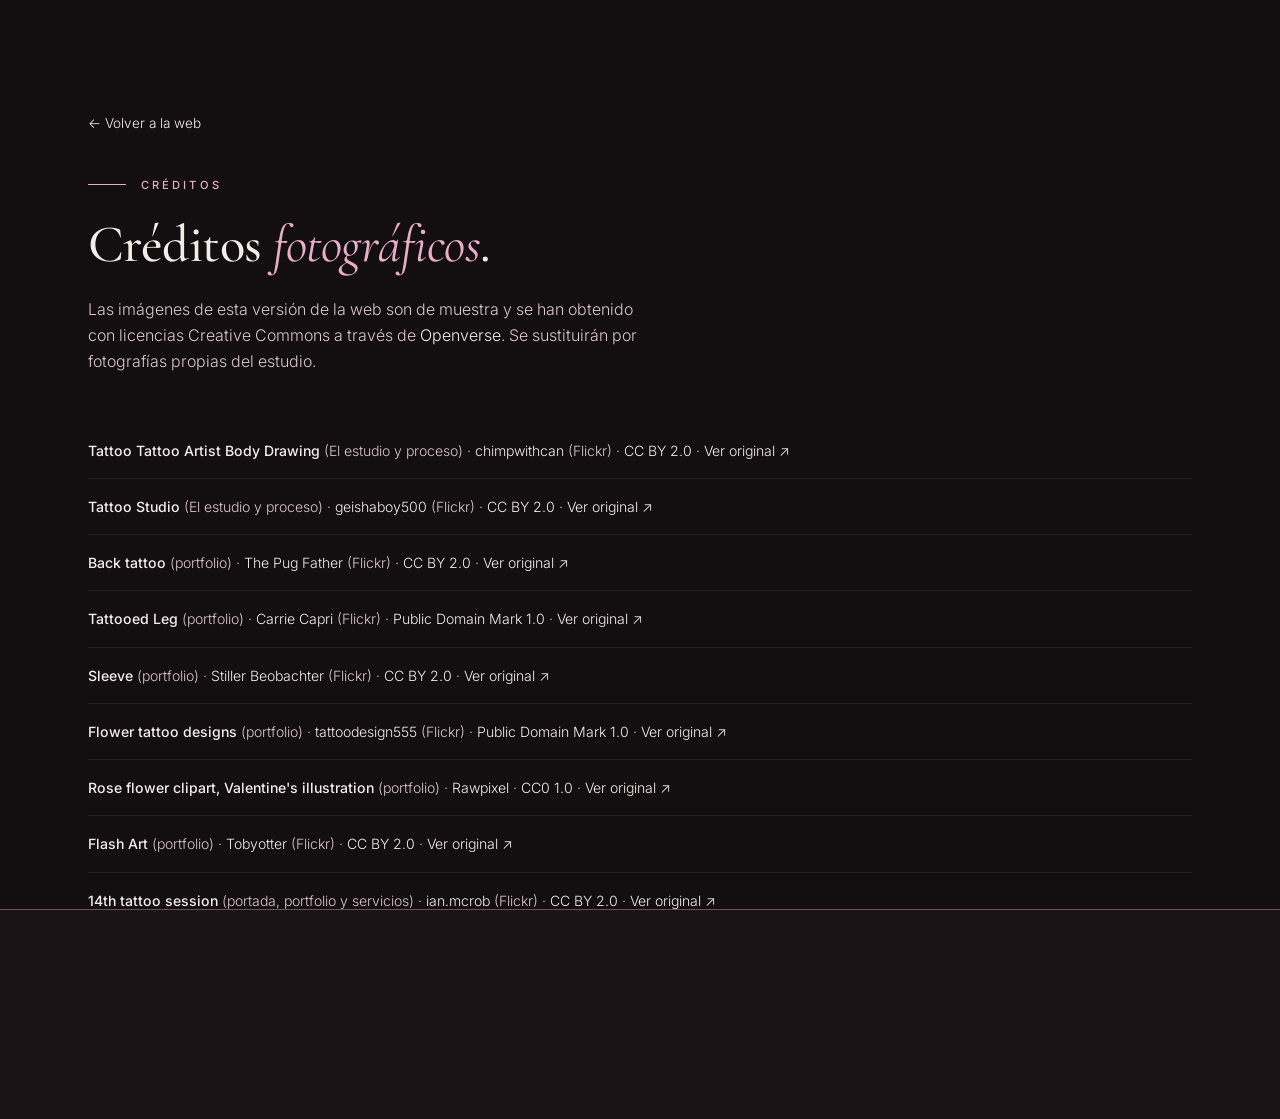
<file: creditos.html>
<!doctype html>
<html lang="es">
<head>
  <meta charset="utf-8" />
  <meta name="viewport" content="width=device-width, initial-scale=1" />
  <title>Créditos fotográficos · Brisa Tattoo Studio</title>
  <meta name="description" content="Créditos y licencias de las imágenes de muestra usadas en la web de Brisa Tattoo Studio." />
  <meta name="robots" content="noindex" />
  <meta name="theme-color" content="#130F11" />

  <link rel="icon" href="assets/img/favicon.svg" type="image/svg+xml" />
  <link rel="preconnect" href="https://fonts.googleapis.com" />
  <link rel="preconnect" href="https://fonts.gstatic.com" crossorigin />
  <link rel="stylesheet" href="https://fonts.googleapis.com/css2?family=Cormorant+Garamond:ital,wght@0,400;0,500;0,600;1,400;1,500;1,600&family=Inter:wght@300;400;500;600&display=swap" />
  <link rel="stylesheet" href="styles.css?v=20260919-5" />
  <script>(function(h){try{if(sessionStorage.getItem("brisa:nav")){sessionStorage.removeItem("brisa:nav");h.classList.add("page-enter")}}catch(e){}})(document.documentElement);</script>
</head>
<body>
  <!-- Cortinilla entre páginas -->
  <div class="page-curtain" aria-hidden="true">
    <svg class="mark" viewBox="0 0 120 150" fill="none">
      <path d="M60 22c-9 4-13.5 12-9.5 19.5C54 48.5 62 50.5 65 47c3-3.5.5-9.5-4.5-11" />
      <path d="M60 22c9 4 13.5 12 9.5 19.5C66 48.5 58 50.5 55 47c-3-3.5-.5-9.5 4.5-11" />
      <path d="M43 33c-8 7-9 18-2 25 5 5 13 5 16 1" />
      <path d="M77 33c8 7 9 18 2 25-5 5-13 5-16 1" />
      <path d="M60 60v70" />
      <path d="M60 84c-7-6-16-6-22-1 4 8 14 11 22 6" />
      <path d="M60 102c7-6 16-6 22-1-4 8-14 11-22 6" />
    </svg>
  </div>

  <a class="skip-link" href="#main">Saltar al contenido</a>

  <main class="page-credits" id="main">
    <div class="container">
      <p class="credits-back"><a class="link-underline" href="index.html">← Volver a la web</a></p>

      <header class="section-head" style="margin-top:2rem">
        <p class="kicker">Créditos</p>
        <h1 class="section-title">Créditos <em>fotográficos</em>.</h1>
        <p class="section-intro">
          Las imágenes de esta versión de la web son de muestra y se han obtenido con licencias
          Creative Commons a través de
          <a class="link-underline" href="https://openverse.org" target="_blank" rel="noopener">Openverse</a>.
          Se sustituirán por fotografías propias del estudio.
        </p>
      </header>

      <ul class="credits-list">
        <li>
          <strong>Tattoo Tattoo Artist Body Drawing</strong> (El estudio y proceso) ·
          <a class="link-underline" href="https://www.flickr.com/photos/188454520@N02" target="_blank" rel="noopener">chimpwithcan</a> (Flickr) ·
          <a class="link-underline" href="https://creativecommons.org/licenses/by/2.0/" target="_blank" rel="noopener">CC BY 2.0</a> ·
          <a class="link-underline" href="https://www.flickr.com/photos/188454520@N02/49902338586" target="_blank" rel="noopener">Ver original ↗</a>
        </li>
        <li>
          <strong>Tattoo Studio</strong> (El estudio y proceso) ·
          <a class="link-underline" href="https://www.flickr.com/photos/49503154413@N01" target="_blank" rel="noopener">geishaboy500</a> (Flickr) ·
          <a class="link-underline" href="https://creativecommons.org/licenses/by/2.0/" target="_blank" rel="noopener">CC BY 2.0</a> ·
          <a class="link-underline" href="https://www.flickr.com/photos/49503154413@N01/2348513788" target="_blank" rel="noopener">Ver original ↗</a>
        </li>
        <li>
          <strong>Back tattoo</strong> (portfolio) ·
          <a class="link-underline" href="https://www.flickr.com/photos/76929828@N00" target="_blank" rel="noopener">The Pug Father</a> (Flickr) ·
          <a class="link-underline" href="https://creativecommons.org/licenses/by/2.0/" target="_blank" rel="noopener">CC BY 2.0</a> ·
          <a class="link-underline" href="https://www.flickr.com/photos/76929828@N00/3929155540" target="_blank" rel="noopener">Ver original ↗</a>
        </li>
        <li>
          <strong>Tattooed Leg</strong> (portfolio) ·
          <a class="link-underline" href="https://www.flickr.com/photos/145856291@N08" target="_blank" rel="noopener">Carrie Capri</a> (Flickr) ·
          <a class="link-underline" href="https://creativecommons.org/publicdomain/mark/1.0/" target="_blank" rel="noopener">Public Domain Mark 1.0</a> ·
          <a class="link-underline" href="https://www.flickr.com/photos/145856291@N08/52386040660" target="_blank" rel="noopener">Ver original ↗</a>
        </li>
        <li>
          <strong>Sleeve</strong> (portfolio) ·
          <a class="link-underline" href="https://www.flickr.com/photos/56091199@N03" target="_blank" rel="noopener">Stiller Beobachter</a> (Flickr) ·
          <a class="link-underline" href="https://creativecommons.org/licenses/by/2.0/" target="_blank" rel="noopener">CC BY 2.0</a> ·
          <a class="link-underline" href="https://www.flickr.com/photos/56091199@N03/15075514887" target="_blank" rel="noopener">Ver original ↗</a>
        </li>
        <li>
          <strong>Flower tattoo designs</strong> (portfolio) ·
          <a class="link-underline" href="https://www.flickr.com/photos/152809520@N04" target="_blank" rel="noopener">tattoodesign555</a> (Flickr) ·
          <a class="link-underline" href="https://creativecommons.org/publicdomain/mark/1.0/" target="_blank" rel="noopener">Public Domain Mark 1.0</a> ·
          <a class="link-underline" href="https://www.flickr.com/photos/152809520@N04/37912935404" target="_blank" rel="noopener">Ver original ↗</a>
        </li>
        <li>
          <strong>Rose flower clipart, Valentine's illustration</strong> (portfolio) ·
          <a class="link-underline" href="https://www.rawpixel.com" target="_blank" rel="noopener">Rawpixel</a> ·
          <a class="link-underline" href="https://creativecommons.org/publicdomain/zero/1.0/" target="_blank" rel="noopener">CC0 1.0</a> ·
          <a class="link-underline" href="https://www.rawpixel.com/image/6480593/image-flower-public-domain-rose" target="_blank" rel="noopener">Ver original ↗</a>
        </li>
        <li>
          <strong>Flash Art</strong> (portfolio) ·
          <a class="link-underline" href="https://www.flickr.com/photos/78428166@N00" target="_blank" rel="noopener">Tobyotter</a> (Flickr) ·
          <a class="link-underline" href="https://creativecommons.org/licenses/by/2.0/" target="_blank" rel="noopener">CC BY 2.0</a> ·
          <a class="link-underline" href="https://www.flickr.com/photos/78428166@N00/13096214233" target="_blank" rel="noopener">Ver original ↗</a>
        </li>
        <li>
          <strong>14th tattoo session</strong> (portada, portfolio y servicios) ·
          <a class="link-underline" href="https://www.flickr.com/photos/64063094@N00" target="_blank" rel="noopener">ian.mcrob</a> (Flickr) ·
          <a class="link-underline" href="https://creativecommons.org/licenses/by/2.0/" target="_blank" rel="noopener">CC BY 2.0</a> ·
          <a class="link-underline" href="https://www.flickr.com/photos/64063094@N00/1841095430" target="_blank" rel="noopener">Ver original ↗</a>
        </li>
        <li>
          <strong>Tattoo machines</strong> (foto a pantalla completa, virada a rosa) ·
          <a class="link-underline" href="https://www.flickr.com/photos/77961177@N00" target="_blank" rel="noopener">Frenkieb</a> (Flickr) ·
          <a class="link-underline" href="https://creativecommons.org/licenses/by/2.0/" target="_blank" rel="noopener">CC BY 2.0</a> ·
          <a class="link-underline" href="https://www.flickr.com/photos/77961177@N00/5882562" target="_blank" rel="noopener">Ver original ↗</a>
        </li>
      </ul>

      <p class="credits-back" style="margin-top:3rem">
        <a class="link-underline" href="index.html">← Volver a la web</a>
      </p>
    </div>
  </main>
</body>
</html>
</file>
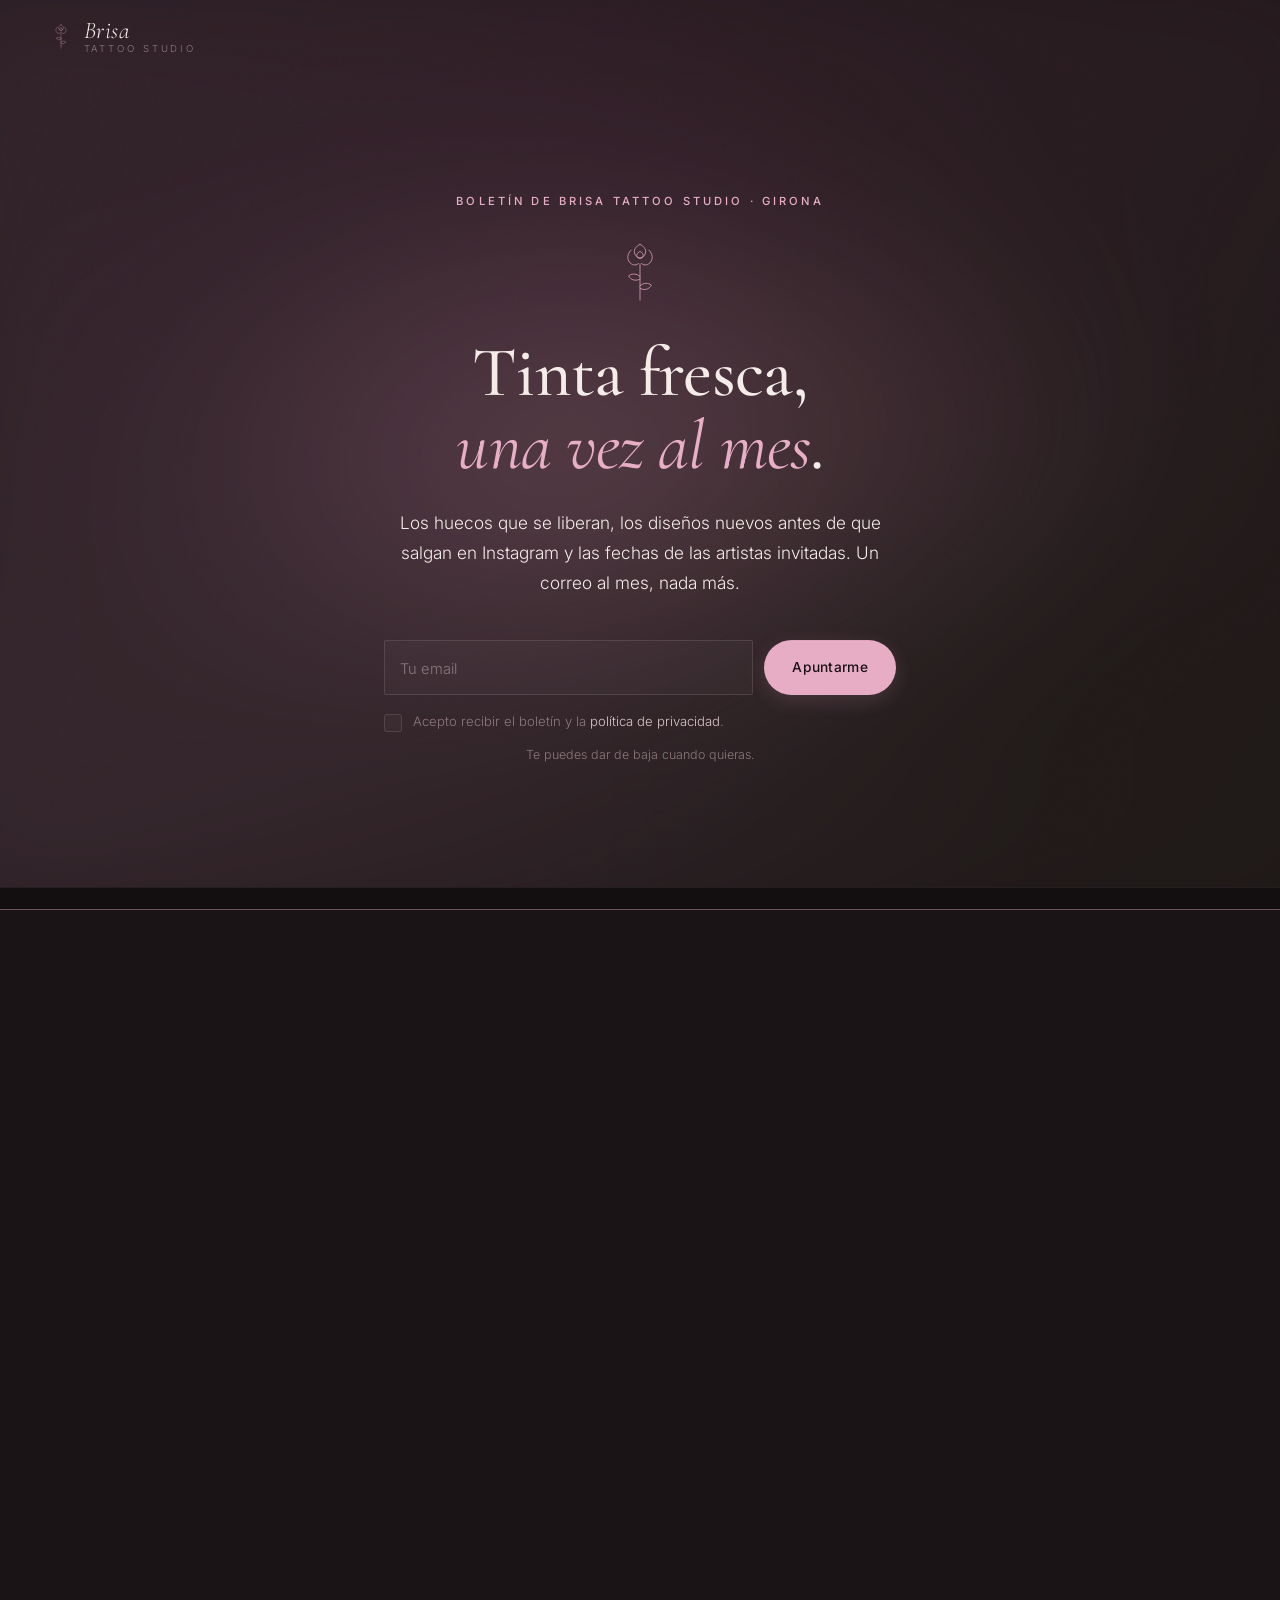
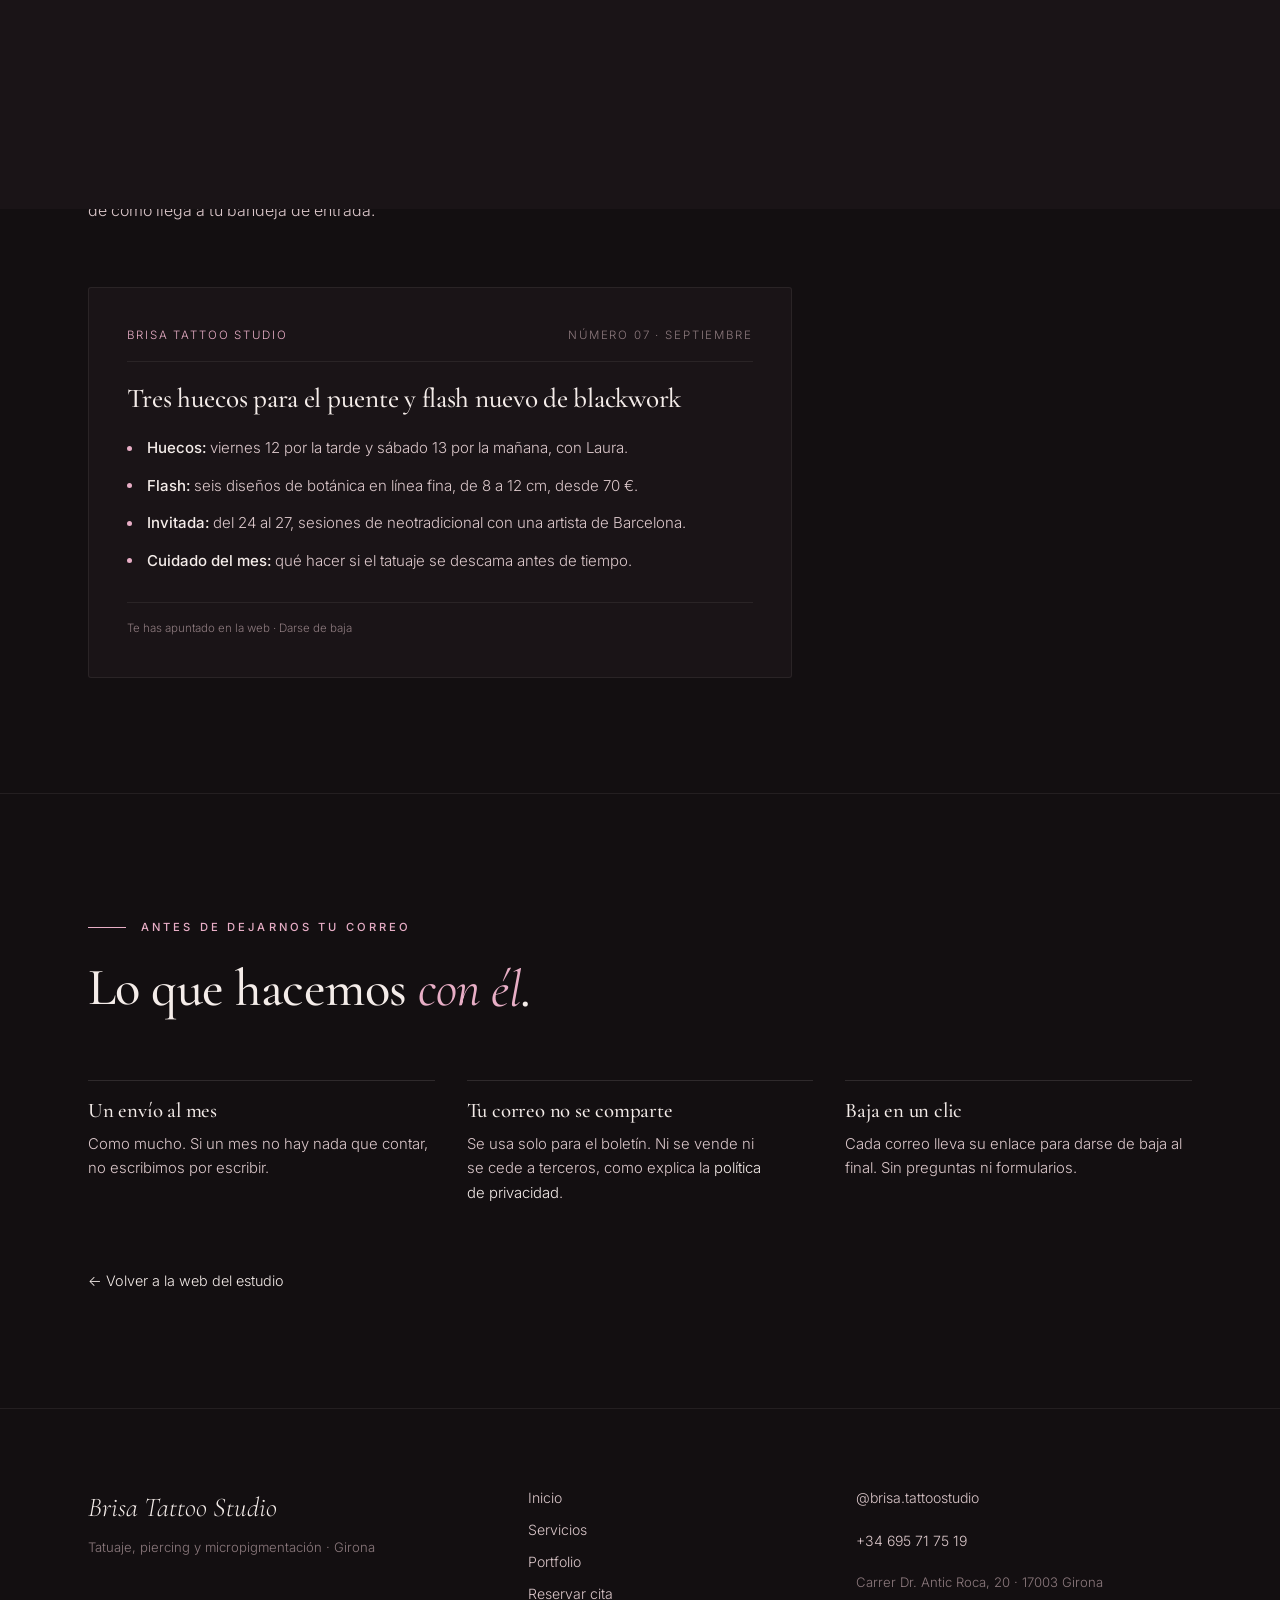
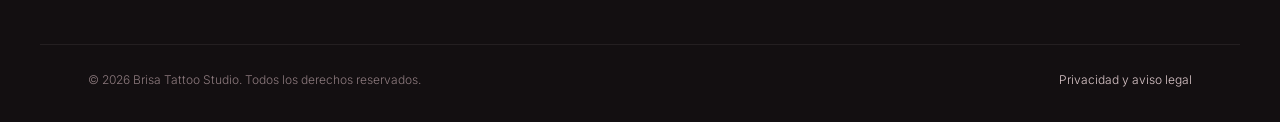
<file: newsletter.html>
<!doctype html>
<html lang="es">
<head>
  <meta charset="utf-8" />
  <meta name="viewport" content="width=device-width, initial-scale=1" />
  <title>Tinta fresca · El boletín de Brisa Tattoo Studio</title>
  <meta name="description" content="Boletín mensual de Brisa Tattoo Studio (Girona): huecos de última hora, diseños disponibles antes que en Instagram y fechas de artistas invitadas." />
  <meta name="theme-color" content="#130F11" />

  <!-- PROTOTIPO: evita que Google indexe esta versión de muestra.
       Borra esta línea cuando la web sea la definitiva. -->
  <meta name="robots" content="noindex" />

  <meta property="og:type" content="website" />
  <meta property="og:title" content="Tinta fresca · Boletín de Brisa Tattoo Studio" />
  <meta property="og:description" content="Una vez al mes: huecos de última hora, flash nuevo y fechas de artistas invitadas." />
  <meta property="og:image" content="assets/img/hero.jpg" />

  <link rel="icon" href="assets/img/favicon.svg" type="image/svg+xml" />

  <link rel="preconnect" href="https://fonts.googleapis.com" />
  <link rel="preconnect" href="https://fonts.gstatic.com" crossorigin />
  <link rel="stylesheet" href="https://fonts.googleapis.com/css2?family=Cormorant+Garamond:ital,wght@0,400;0,500;0,600;1,400;1,500;1,600&family=Inter:wght@300;400;500;600&display=swap" />

  <link rel="stylesheet" href="styles.css?v=20260919-5" />

  <script>(function(h){h.classList.add("js","intro");try{if(sessionStorage.getItem("brisa:nav")){sessionStorage.removeItem("brisa:nav");h.classList.add("page-enter")}}catch(e){}})(document.documentElement);</script>
</head>
<body>
  <a class="skip-link" href="#main">Saltar al contenido</a>

  <!-- Cortinilla entre páginas -->
  <div class="page-curtain" aria-hidden="true">
    <svg class="mark" viewBox="0 0 120 150" fill="none">
      <path d="M60 22c-9 4-13.5 12-9.5 19.5C54 48.5 62 50.5 65 47c3-3.5.5-9.5-4.5-11" />
      <path d="M60 22c9 4 13.5 12 9.5 19.5C66 48.5 58 50.5 55 47c-3-3.5-.5-9.5 4.5-11" />
      <path d="M43 33c-8 7-9 18-2 25 5 5 13 5 16 1" />
      <path d="M77 33c8 7 9 18 2 25-5 5-13 5-16 1" />
      <path d="M60 60v70" />
      <path d="M60 84c-7-6-16-6-22-1 4 8 14 11 22 6" />
      <path d="M60 102c7-6 16-6 22-1-4 8-14 11-22 6" />
    </svg>
  </div>

  <!-- Custom cursor -->
  <div class="cursor" data-cursor-root aria-hidden="true">
    <span class="cursor-ink"></span>
    <span class="cursor-ring"><span class="cursor-label" data-cursor-label></span></span>
    <span class="cursor-machine">
      <span class="cursor-machine-inner">
        <svg viewBox="0 0 48 96" fill="none" stroke-linecap="round" stroke-linejoin="round">
          <path d="M8 11c-5-3-5-10 2-10h8" stroke="#8D7A7E" stroke-width="2" />
          <rect x="6" y="9" width="5" height="32" rx="1.5" fill="#1A1417" stroke="#F4ECE9" stroke-width="2.4" />
          <rect x="11" y="12" width="29" height="5" rx="1.5" fill="#1A1417" stroke="#F4ECE9" stroke-width="2.4" />
          <rect x="34" y="3" width="5" height="22" rx="1.5" fill="#1A1417" stroke="#F4ECE9" stroke-width="2.4" />
          <path d="M36.5 1v5" stroke="#C7A98D" stroke-width="2.4" />
          <rect x="13" y="19" width="8" height="17" rx="2.5" fill="#E8AEC6" stroke="#F4ECE9" stroke-width="2.4" />
          <rect x="23" y="19" width="8" height="17" rx="2.5" fill="#E8AEC6" stroke="#F4ECE9" stroke-width="2.4" />
          <path d="M15 24h4M15 28h4M15 32h4M25 24h4M25 28h4M25 32h4" stroke="#1A1417" stroke-width="1.4" />
          <rect x="6" y="36" width="30" height="5" rx="1.5" fill="#1A1417" stroke="#F4ECE9" stroke-width="2.4" />
          <rect x="18" y="41" width="12" height="7" rx="1.5" fill="#1A1417" stroke="#F4ECE9" stroke-width="2.4" />
          <rect x="21.5" y="48" width="5" height="14" fill="#1A1417" stroke="#F4ECE9" stroke-width="2.4" />
          <rect x="18.5" y="62" width="11" height="18" rx="4.5" fill="#1A1417" stroke="#F4ECE9" stroke-width="2.4" />
          <path d="M20.5 66.5h7M20.5 70.5h7M20.5 74.5h7" stroke="#8D7A7E" stroke-width="1.5" />
          <path d="M20 80h8l-2.6 10h-2.8Z" fill="#1A1417" stroke="#F4ECE9" stroke-width="2.4" />
          <path d="M24 90v5" stroke="#E8AEC6" stroke-width="2.8" />
        </svg>
      </span>
    </span>
  </div>

  <!-- Nav -->
  <header class="nav is-scrolled" data-nav>
    <div class="nav-inner" data-intro>
      <a class="nav-brand" href="index.html">
        <svg class="mark nav-brand-mark" viewBox="0 0 120 150" fill="none" aria-hidden="true">
          <path d="M60 22c-9 4-13.5 12-9.5 19.5C54 48.5 62 50.5 65 47c3-3.5.5-9.5-4.5-11" />
          <path d="M60 22c9 4 13.5 12 9.5 19.5C66 48.5 58 50.5 55 47c-3-3.5-.5-9.5 4.5-11" />
          <path d="M43 33c-8 7-9 18-2 25 5 5 13 5 16 1" />
          <path d="M77 33c8 7 9 18 2 25-5 5-13 5-16 1" />
          <path d="M60 60v70" />
          <path d="M60 84c-7-6-16-6-22-1 4 8 14 11 22 6" />
          <path d="M60 102c7-6 16-6 22-1-4 8-14 11-22 6" />
        </svg>
        <span class="nav-brand-text">
          <span class="nav-brand-name">Brisa</span>
          <span class="nav-brand-sub">Tattoo Studio</span>
        </span>
      </a>
    </div>
  </header>

  <main id="main">

    <!-- ============ HERO ============ -->
    <section class="news-hero">
      <div class="hero-mesh" aria-hidden="true"></div>
      <div class="hero-grain" aria-hidden="true"></div>

      <div class="container news-hero-inner">
        <p class="kicker" data-intro>Boletín de Brisa Tattoo Studio · Girona</p>

        <svg class="mark mark-hero" viewBox="0 0 120 150" fill="none" aria-hidden="true" data-draw="intro">
          <path d="M60 22c-9 4-13.5 12-9.5 19.5C54 48.5 62 50.5 65 47c3-3.5.5-9.5-4.5-11" />
          <path d="M60 22c9 4 13.5 12 9.5 19.5C66 48.5 58 50.5 55 47c-3-3.5-.5-9.5 4.5-11" />
          <path d="M43 33c-8 7-9 18-2 25 5 5 13 5 16 1" />
          <path d="M77 33c8 7 9 18 2 25-5 5-13 5-16 1" />
          <path d="M60 60v70" />
          <path d="M60 84c-7-6-16-6-22-1 4 8 14 11 22 6" />
          <path d="M60 102c7-6 16-6 22-1-4 8-14 11-22 6" />
        </svg>

        <h1 class="news-title" data-split="hero" data-intro>Tinta fresca, <em>una vez al mes</em>.</h1>

        <p class="news-sub" data-intro>
          Los huecos que se liberan, los diseños nuevos antes de que salgan en Instagram
          y las fechas de las artistas invitadas. Un correo al mes, nada más.
        </p>

        <div class="news-form-wrap" data-intro>
          <form class="news-form" data-news-form novalidate>
            <div class="news-row">
              <div class="field">
                <input type="email" id="n-email" name="email" required placeholder=" " autocomplete="email" />
                <label for="n-email">Tu email</label>
              </div>
              <button type="submit" class="btn btn-primary news-submit">
                <span class="cta-form-label">Apuntarme</span>
                <span class="cta-form-spinner" aria-hidden="true"></span>
              </button>
            </div>
            <div class="field-check">
              <input type="checkbox" id="n-rgpd" name="consent" required />
              <label for="n-rgpd">
                Acepto recibir el boletín y la
                <a class="link-underline" href="privacidad.html" target="_blank" rel="noopener">política de privacidad</a>.
              </label>
            </div>
            <p class="form-note">Te puedes dar de baja cuando quieras.</p>
          </form>

          <div class="news-success" data-news-success aria-hidden="true">
            <h2 data-news-success-title>Apuntada</h2>
            <p data-news-success-msg>Te llegará el próximo número.</p>
            <a class="btn btn-primary news-success-wa" data-news-wa href="https://wa.me/34695717519" target="_blank" rel="noopener" hidden>
              Apuntarme por WhatsApp
            </a>
          </div>
        </div>
      </div>
    </section>

    <!-- ============ QUÉ RECIBES ============ -->
    <section class="section">
      <div class="container">
        <header class="section-head" data-reveal>
          <p class="kicker">Qué llega a tu correo</p>
          <h2 class="section-title" data-split>Cuatro cosas, <em>y ninguna de relleno</em>.</h2>
        </header>

        <div class="news-grid">
          <article class="card news-card" data-reveal data-tilt>
            <span class="news-num">01</span>
            <h3>Huecos de última hora</h3>
            <p>
              Cuando alguien cancela, la cita se ofrece aquí antes que en ningún otro sitio.
              Suelen durar horas.
            </p>
          </article>
          <article class="card news-card" data-reveal data-tilt>
            <span class="news-num">02</span>
            <h3>Flash disponible</h3>
            <p>
              Los diseños nuevos de Laura, Paula y Sofia, con tamaño y precio, antes de
              publicarlos en Instagram.
            </p>
          </article>
          <article class="card news-card" data-reveal data-tilt>
            <span class="news-num">03</span>
            <h3>Artistas invitadas</h3>
            <p>
              Quién viene a tatuar al estudio y en qué fechas, con tiempo suficiente para
              reservar sesión.
            </p>
          </article>
          <article class="card news-card" data-reveal data-tilt>
            <span class="news-num">04</span>
            <h3>Cuidados y dudas</h3>
            <p>
              Un consejo corto en cada envío: cicatrización, sol, retoques, piercings recién
              puestos.
            </p>
          </article>
        </div>
      </div>
    </section>

    <!-- ============ EJEMPLO DE NÚMERO ============ -->
    <section class="section">
      <div class="container">
        <header class="section-head" data-reveal>
          <p class="kicker">Así es un número</p>
          <h2 class="section-title" data-split>Se lee en <em>dos minutos</em>.</h2>
          <p class="section-intro">
            Sin catálogos interminables ni promociones agresivas. Esto es un ejemplo de cómo
            llega a tu bandeja de entrada.
          </p>
        </header>

        <article class="issue" data-reveal>
          <header class="issue-head">
            <span class="issue-from">Brisa Tattoo Studio</span>
            <span class="issue-date">Número 07 · Septiembre</span>
          </header>
          <h3 class="issue-subject">Tres huecos para el puente y flash nuevo de blackwork</h3>
          <ul class="issue-list">
            <li><strong>Huecos:</strong> viernes 12 por la tarde y sábado 13 por la mañana, con Laura.</li>
            <li><strong>Flash:</strong> seis diseños de botánica en línea fina, de 8 a 12 cm, desde 70 €.</li>
            <li><strong>Invitada:</strong> del 24 al 27, sesiones de neotradicional con una artista de Barcelona.</li>
            <li><strong>Cuidado del mes:</strong> qué hacer si el tatuaje se descama antes de tiempo.</li>
          </ul>
          <p class="issue-foot">Te has apuntado en la web · Darse de baja</p>
        </article>
      </div>
    </section>

    <!-- ============ DUDAS ============ -->
    <section class="section">
      <div class="container">
        <header class="section-head" data-reveal>
          <p class="kicker">Antes de dejarnos tu correo</p>
          <h2 class="section-title" data-split>Lo que hacemos <em>con él</em>.</h2>
        </header>

        <div class="news-notes">
          <div class="news-note" data-reveal>
            <h3>Un envío al mes</h3>
            <p>
              Como mucho. Si un mes no hay nada que contar, no escribimos por escribir.
            </p>
          </div>
          <div class="news-note" data-reveal>
            <h3>Tu correo no se comparte</h3>
            <p>
              Se usa solo para el boletín. Ni se vende ni se cede a terceros, como explica la
              <a class="link-underline" href="privacidad.html">política de privacidad</a>.
            </p>
          </div>
          <div class="news-note" data-reveal>
            <h3>Baja en un clic</h3>
            <p>
              Cada correo lleva su enlace para darse de baja al final. Sin preguntas ni
              formularios.
            </p>
          </div>
        </div>

        <p class="news-back" data-reveal>
          <a class="link-underline" href="index.html">← Volver a la web del estudio</a>
        </p>
      </div>
    </section>
  </main>

  <!-- ============ FOOTER ============ -->
  <footer class="footer">
    <div class="container footer-inner">
      <div class="footer-brand">
        <span class="footer-name">Brisa Tattoo Studio</span>
        <p>Tatuaje, piercing y micropigmentación · Girona</p>
      </div>
      <nav class="footer-nav" aria-label="Navegación del pie">
        <a href="index.html">Inicio</a>
        <a href="index.html#servicios">Servicios</a>
        <a href="index.html#portfolio">Portfolio</a>
        <a href="index.html#contacto">Reservar cita</a>
      </nav>
      <div class="footer-contact">
        <a href="https://www.instagram.com/brisa.tattoostudio" target="_blank" rel="noopener">@brisa.tattoostudio</a>
        <a href="tel:+34695717519">+34 695 71 75 19</a>
        <span>Carrer Dr. Antic Roca, 20 · 17003 Girona</span>
      </div>
    </div>
    <div class="container footer-legal">
      <p>© 2026 Brisa Tattoo Studio. Todos los derechos reservados.</p>
      <p class="footer-credits">
        <a class="link-underline" href="privacidad.html">Privacidad y aviso legal</a>
      </p>
    </div>
  </footer>

  <script defer src="lib/gsap.min.js"></script>
  <script defer src="lib/ScrollTrigger.min.js"></script>
  <script defer src="lib/manifest.js?v=20260919-5"></script>
  <script defer src="main.js?v=20260919-5"></script>
</body>
</html>
</file>
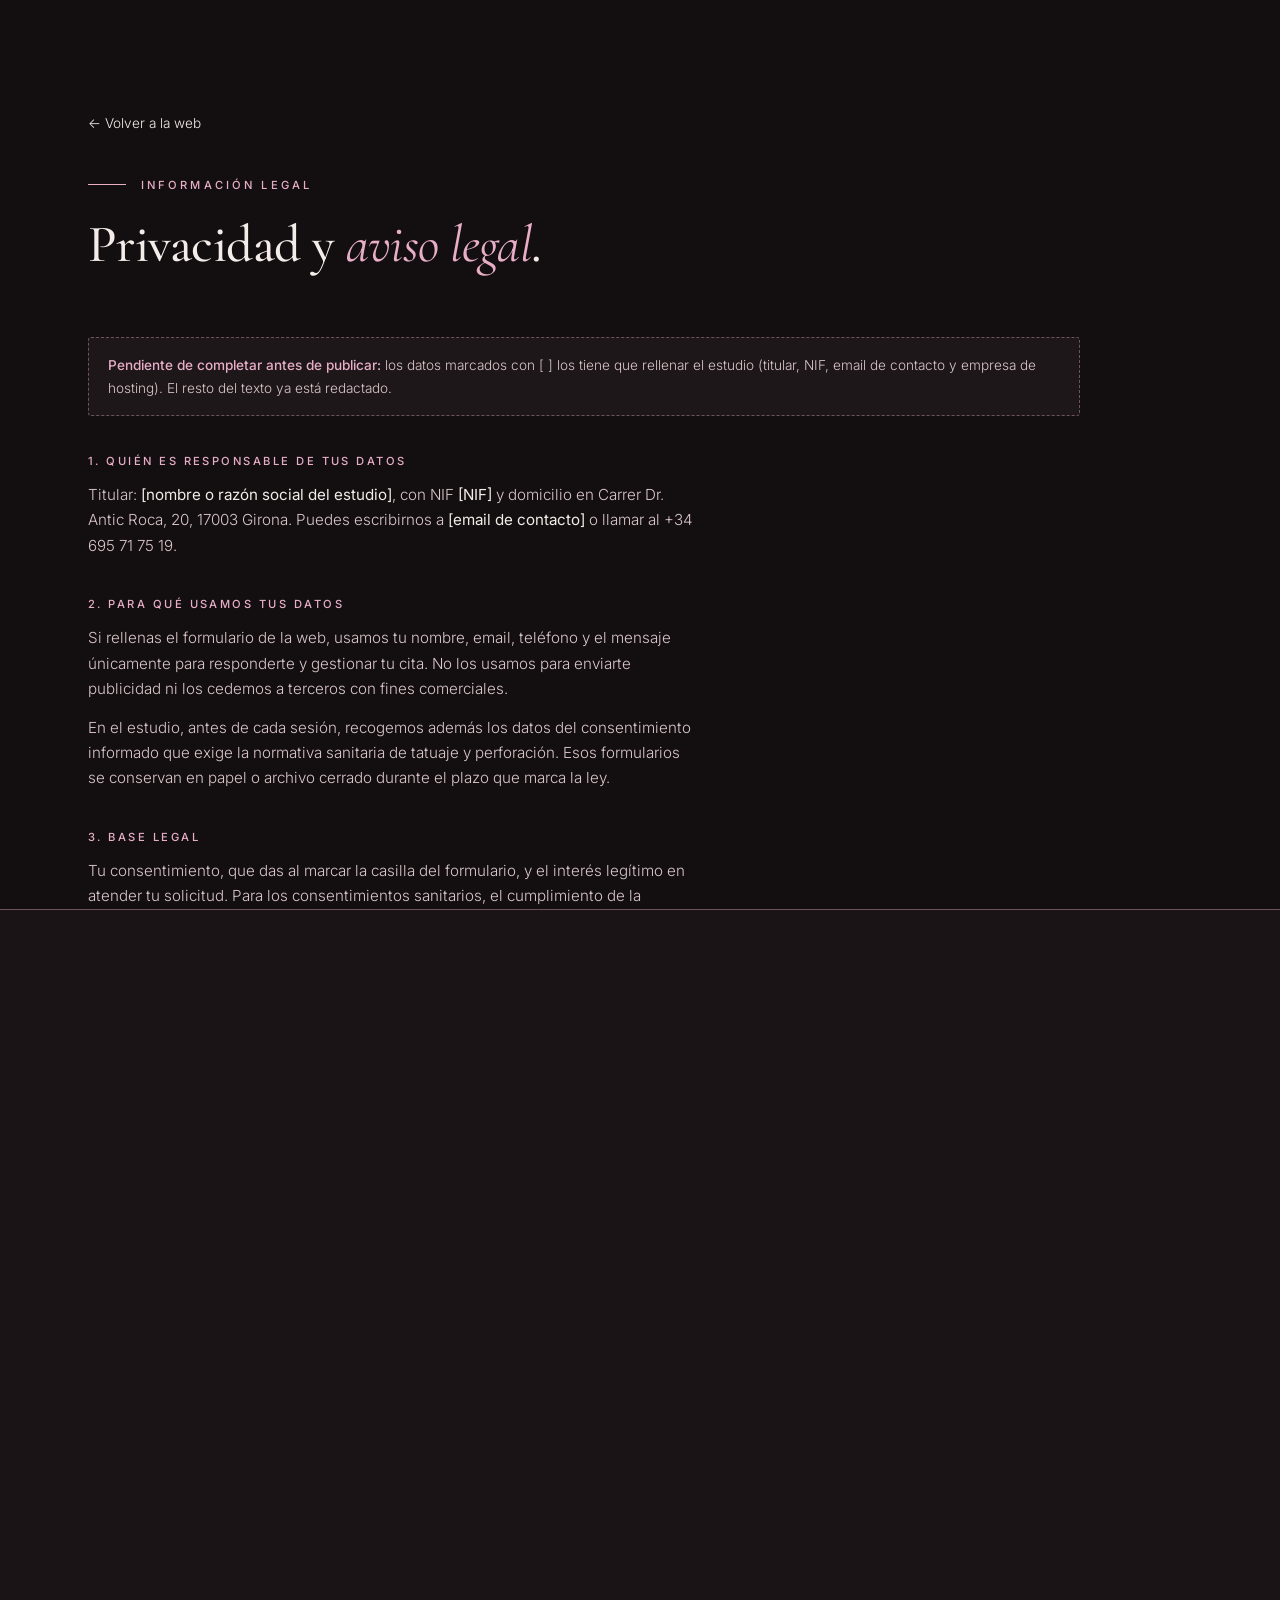
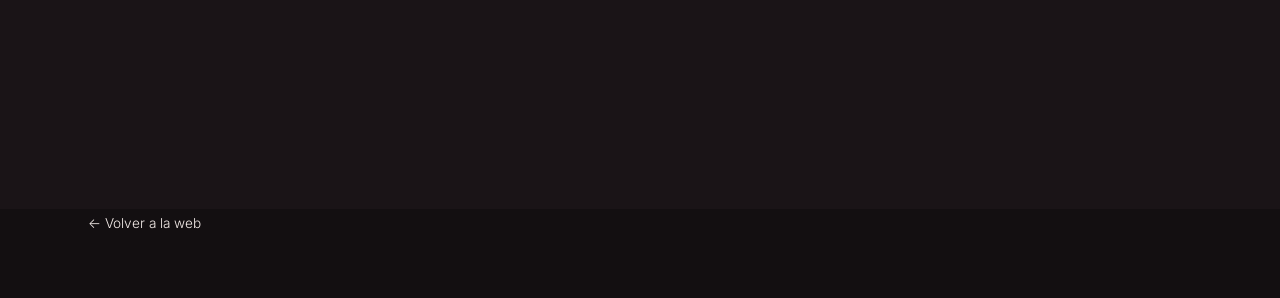
<file: privacidad.html>
<!doctype html>
<html lang="es">
<head>
  <meta charset="utf-8" />
  <meta name="viewport" content="width=device-width, initial-scale=1" />
  <title>Privacidad y aviso legal · Brisa Tattoo Studio</title>
  <meta name="description" content="Política de privacidad y aviso legal de Brisa Tattoo Studio, estudio de tatuaje en Girona." />
  <meta name="robots" content="noindex" />
  <meta name="theme-color" content="#130F11" />

  <link rel="icon" href="assets/img/favicon.svg" type="image/svg+xml" />
  <link rel="preconnect" href="https://fonts.googleapis.com" />
  <link rel="preconnect" href="https://fonts.gstatic.com" crossorigin />
  <link rel="stylesheet" href="https://fonts.googleapis.com/css2?family=Cormorant+Garamond:ital,wght@0,400;0,500;0,600;1,400;1,500;1,600&family=Inter:wght@300;400;500;600&display=swap" />
  <link rel="stylesheet" href="styles.css?v=20260919-5" />
  <script>(function(h){try{if(sessionStorage.getItem("brisa:nav")){sessionStorage.removeItem("brisa:nav");h.classList.add("page-enter")}}catch(e){}})(document.documentElement);</script>
</head>
<body>
  <!-- Cortinilla entre páginas -->
  <div class="page-curtain" aria-hidden="true">
    <svg class="mark" viewBox="0 0 120 150" fill="none">
      <path d="M60 22c-9 4-13.5 12-9.5 19.5C54 48.5 62 50.5 65 47c3-3.5.5-9.5-4.5-11" />
      <path d="M60 22c9 4 13.5 12 9.5 19.5C66 48.5 58 50.5 55 47c-3-3.5-.5-9.5 4.5-11" />
      <path d="M43 33c-8 7-9 18-2 25 5 5 13 5 16 1" />
      <path d="M77 33c8 7 9 18 2 25-5 5-13 5-16 1" />
      <path d="M60 60v70" />
      <path d="M60 84c-7-6-16-6-22-1 4 8 14 11 22 6" />
      <path d="M60 102c7-6 16-6 22-1-4 8-14 11-22 6" />
    </svg>
  </div>

  <a class="skip-link" href="#main">Saltar al contenido</a>

  <main class="page-credits page-legal" id="main">
    <div class="container">
      <p class="credits-back"><a class="link-underline" href="index.html">← Volver a la web</a></p>

      <header class="section-head" style="margin-top:2rem">
        <p class="kicker">Información legal</p>
        <h1 class="section-title">Privacidad y <em>aviso legal</em>.</h1>
      </header>

      <div class="legal-pending">
        <strong>Pendiente de completar antes de publicar:</strong> los datos marcados
        con [ ] los tiene que rellenar el estudio (titular, NIF, email de contacto y
        empresa de hosting). El resto del texto ya está redactado.
      </div>

      <article class="legal">
        <h2>1. Quién es responsable de tus datos</h2>
        <p>
          Titular: <strong>[nombre o razón social del estudio]</strong>, con NIF
          <strong>[NIF]</strong> y domicilio en Carrer Dr. Antic Roca, 20, 17003 Girona.
          Puedes escribirnos a <strong>[email de contacto]</strong> o llamar al +34 695 71 75 19.
        </p>

        <h2>2. Para qué usamos tus datos</h2>
        <p>
          Si rellenas el formulario de la web, usamos tu nombre, email, teléfono y el
          mensaje únicamente para responderte y gestionar tu cita. No los usamos para
          enviarte publicidad ni los cedemos a terceros con fines comerciales.
        </p>
        <p>
          En el estudio, antes de cada sesión, recogemos además los datos del
          consentimiento informado que exige la normativa sanitaria de tatuaje y
          perforación. Esos formularios se conservan en papel o archivo cerrado durante
          el plazo que marca la ley.
        </p>

        <h2>3. Base legal</h2>
        <p>
          Tu consentimiento, que das al marcar la casilla del formulario, y el interés
          legítimo en atender tu solicitud. Para los consentimientos sanitarios, el
          cumplimiento de la normativa aplicable en Cataluña.
        </p>

        <h2>4. Cuánto tiempo los guardamos</h2>
        <p>
          Las solicitudes de cita se conservan mientras gestionamos la consulta y, como
          máximo, un año después del último contacto. Después se eliminan. Los datos
          fiscales de servicios cobrados se conservan los plazos legales obligatorios.
        </p>

        <h2>5. Quién puede acceder a ellos</h2>
        <p>
          Sólo el equipo del estudio. Los datos se alojan en los servidores de nuestro
          proveedor de hosting, <strong>[nombre del hosting]</strong>, que actúa como
          encargado del tratamiento dentro de la Unión Europea.
        </p>

        <h2>6. Tus derechos</h2>
        <p>
          Puedes pedirnos en cualquier momento acceder a tus datos, rectificarlos,
          suprimirlos, limitar u oponerte a su tratamiento y solicitar su portabilidad.
          Basta con escribir a <strong>[email de contacto]</strong> indicando qué
          necesitas. Si crees que no hemos atendido bien tu petición, puedes reclamar
          ante la Agencia Española de Protección de Datos
          (<a class="link-underline" href="https://www.aepd.es" target="_blank" rel="noopener">aepd.es</a>).
        </p>

        <h2>7. Cookies</h2>
        <p>
          Esta web no instala cookies de analítica ni de publicidad, y no utiliza
          rastreadores de terceros. El mapa de la sección de contacto se carga desde
          Google Maps, que puede instalar sus propias cookies cuando interactúas con él.
        </p>

        <h2>8. Condiciones de uso y propiedad intelectual</h2>
        <p>
          Los diseños, fotografías y textos de esta web pertenecen al estudio o a sus
          autores y no pueden reproducirse sin autorización. Los precios publicados son
          orientativos: el presupuesto definitivo se confirma en la consulta previa.
        </p>
        <p>
          Para tatuarte hace falta ser mayor de edad y acreditarlo con documento oficial.
          Entre los 16 y los 18 años es necesaria la autorización de madre, padre o tutor
          legal, presente en el estudio.
        </p>
      </article>

      <p class="credits-back" style="margin-top:3rem">
        <a class="link-underline" href="index.html">← Volver a la web</a>
      </p>
    </div>
  </main>
</body>
</html>
</file>
<file: styles.css>
/* =============================================================
   Brisa Tattoo Studio — styles.css
   1. Tokens
   ============================================================= */
:root {
  --bg:        #130F11;
  --bg-2:      #1A1417;
  --bg-3:      #221A1E;
  --bg-4:      #2B2126;

  --cream:     #F4ECE9;
  --cream-2:   #DBC7CA;
  --cream-3:   #8D7A7E;

  --accent:    #E8AEC6;
  --accent-2:  #D386A8;
  --accent-3:  #F3D3DF;
  --gold:      #C7A98D;

  --line:      rgba(244, 236, 233, 0.12);
  --line-soft: rgba(244, 236, 233, 0.07);

  --serif: "Cormorant Garamond", Georgia, "Times New Roman", serif;
  --sans:  "Inter", -apple-system, BlinkMacSystemFont, "Segoe UI", system-ui, sans-serif;

  --ease-out:    cubic-bezier(0.16, 1, 0.3, 1);
  --ease-in:     cubic-bezier(0.7, 0, 0.84, 0);
  --ease-soft:   cubic-bezier(0.25, 0.46, 0.45, 0.94);
  --ease-drawer: cubic-bezier(0.32, 0.72, 0, 1);

  --gutter: clamp(1.25rem, 4vw, 3rem);
  --section-y: clamp(4.5rem, 9vw, 8.5rem);
  --radius: 3px;
}

@property --mesh-angle { syntax: "<angle>"; inherits: false; initial-value: 0deg; }
@property --mesh-x { syntax: "<percentage>"; inherits: false; initial-value: 50%; }
@property --mesh-y { syntax: "<percentage>"; inherits: false; initial-value: 50%; }

/* =============================================================
   2. Reset & base
   ============================================================= */
*, *::before, *::after { box-sizing: border-box; margin: 0; }

html {
  -webkit-text-size-adjust: 100%;
  overflow-x: clip;
  background: var(--bg);
}
/* Scroll suave sólo sin JS: con JS lo hacen los enlaces, y en CSS rompe los
   cálculos de ScrollTrigger si se recalcula con la página ya bajada */
html:not(.js) { scroll-behavior: smooth; }

body {
  font-family: var(--sans);
  font-size: 16px;
  font-weight: 300;
  line-height: 1.65;
  color: var(--cream);
  background: var(--bg);
  overflow-x: clip;
  -webkit-font-smoothing: antialiased;
  -moz-osx-font-smoothing: grayscale;
  text-rendering: optimizeLegibility;
}

img, svg, video, iframe { display: block; max-width: 100%; }
img { height: auto; }
button { font: inherit; color: inherit; cursor: pointer; border: 0; background: none; }
a { color: inherit; text-decoration: none; }
p { text-wrap: pretty; }
ul, ol { list-style: none; padding: 0; }

h1, h2, h3, h4 {
  font-family: var(--serif);
  font-weight: 500;
  line-height: 1.06;
  letter-spacing: -0.01em;
  text-wrap: balance;
}

em { font-style: italic; }
::selection { background: var(--accent); color: var(--bg); }

:focus-visible {
  outline: 2px solid var(--accent);
  outline-offset: 3px;
  border-radius: 2px;
}

/* =============================================================
   3. Utilities
   ============================================================= */
.container {
  width: 100%;
  max-width: 1200px;
  margin-inline: auto;
  padding-inline: var(--gutter);
}

.skip-link {
  position: fixed; top: -100px; left: 1rem; z-index: 9999;
  padding: 0.7rem 1.1rem;
  background: var(--cream); color: var(--bg);
  font-size: 0.85rem; font-weight: 500; border-radius: var(--radius);
}
.skip-link:focus { top: 1rem; }

.kicker {
  font-family: var(--sans);
  font-size: 0.7rem;
  font-weight: 500;
  letter-spacing: 0.28em;
  text-transform: uppercase;
  color: var(--accent);
  margin-bottom: 1.4rem;
}

.link-underline {
  position: relative;
  color: var(--cream);
  padding-bottom: 2px;
  background-image: linear-gradient(var(--accent), var(--accent));
  background-repeat: no-repeat;
  background-size: 0% 1px;
  background-position: 0 100%;
  transition: background-size 260ms var(--ease-out), color 200ms var(--ease-out);
}


/* Line-art mark (the studio signature) */
.mark {
  stroke: var(--accent);
  stroke-width: 1.5;
  stroke-linecap: round;
  stroke-linejoin: round;
  fill: none;
}

/* =============================================================
   4. Buttons
   ============================================================= */
.btn {
  display: inline-flex; align-items: center; justify-content: center; gap: 0.5rem;
  font-family: var(--sans);
  font-size: 0.86rem; font-weight: 500; letter-spacing: 0.02em;
  padding: 0.95rem 1.7rem;
  border-radius: 999px;
  border: 1px solid transparent;
  transition: transform 180ms var(--ease-out), box-shadow 220ms var(--ease-out),
              background-color 200ms var(--ease-out), color 200ms var(--ease-out),
              border-color 200ms var(--ease-out);
}
.btn-sm { padding: 0.65rem 1.25rem; font-size: 0.8rem; }

.btn-primary {
  background: var(--accent);
  color: #1A1215;
  box-shadow: 0 6px 22px rgba(232, 174, 198, 0.16);
}
/* Al pulsar se hunde: responde al instante, también en táctil */
.btn:active { transform: translateY(-1px) scale(0.97); transition-duration: 120ms; }

.btn-ghost {
  border-color: var(--line);
  color: var(--cream);
  background: rgba(244, 236, 233, 0.02);
}

/* Texto que rueda hacia arriba al pasar por encima (el JS duplica la etiqueta) */
.btn-roll {
  position: relative; display: inline-grid; overflow: hidden;
  padding-block: 0.12em; margin-block: -0.12em;
}
.btn-roll > span {
  grid-area: 1 / 1;
  transition: transform 320ms var(--ease-out);
}
.btn-roll > span:last-child { transform: translateY(115%); }
@media (hover: hover) and (pointer: fine) {
  .btn:hover .btn-roll > span:first-child { transform: translateY(-115%); }
  .btn:hover .btn-roll > span:last-child { transform: none; }
}

/* =============================================================
   4.5 Banda en movimiento: fotos y estilos, y debajo una fila en trazo
   ============================================================= */
.marquee-band {
  position: relative;
  padding-block: clamp(2.2rem, 5vw, 3.8rem);
  border-block: 1px solid var(--line-soft);
  background: var(--bg);
  overflow: hidden;
  display: grid; gap: clamp(0.4rem, 1.2vw, 1rem);
}
.marquee-row {
  display: flex; width: max-content;
  transform: skewX(var(--skew, 0deg));
  will-change: transform;
}
.marquee-track {
  display: flex; flex: 0 0 auto; align-items: center;
  gap: clamp(1.2rem, 2.6vw, 2.6rem);
  padding-right: clamp(1.2rem, 2.6vw, 2.6rem);
  animation: marqueeLoop 48s linear infinite;
}
.marquee-row-rev .marquee-track { animation-direction: reverse; animation-duration: 58s; }
.mq-word {
  font-family: var(--serif); font-style: italic; font-weight: 400;
  font-size: clamp(2.6rem, 7.4vw, 6.6rem); line-height: 1.12;
  letter-spacing: -0.02em; white-space: nowrap;
  color: var(--cream);
}
.marquee-row-rev .mq-word {
  color: transparent;
  -webkit-text-stroke: 1px rgba(232, 174, 198, 0.55);
}
.mq-img {
  flex: 0 0 auto; display: block;
  width: clamp(5.4rem, 11.5vw, 10.5rem); height: clamp(3.2rem, 6.8vw, 6.2rem);
  border-radius: 999px; overflow: hidden;
  box-shadow: 0 0 0 1px rgba(232, 174, 198, 0.22);
}
.mq-img img {
  width: 100%; height: 100%; object-fit: cover;
  filter: grayscale(0.45) brightness(0.85);
}
.marquee-track svg {
  flex: 0 0 auto;
  width: clamp(1.3rem, 2.6vw, 2.3rem); height: auto;
  fill: none; stroke: var(--accent); stroke-width: 3;
  stroke-linecap: round; stroke-linejoin: round;
}

@keyframes marqueeLoop { to { transform: translateX(-100%); } }

/* =============================================================
   5. Splash
   ============================================================= */
.splash {
  position: fixed; inset: 0; z-index: 10000;
  display: none; place-items: center;
  background: var(--bg);
  clip-path: inset(0 0 0 0);
  transition: clip-path 1.15s cubic-bezier(0.77, 0, 0.18, 1);
  /* Red de seguridad: se retira sola aunque el JS falle */
  animation: splashSafety 0.01s 4.5s forwards;
}
.js .splash { display: grid; }
.splash.is-out { pointer-events: none; clip-path: inset(0 0 100% 0); }
@keyframes splashSafety {
  to { pointer-events: none; clip-path: inset(0 0 100% 0); visibility: hidden; }
}
.splash-inner { display: grid; place-items: center; gap: 1.1rem; }
.mark-splash { width: 64px; height: auto; }
.mark-splash path {
  stroke-dasharray: 1; stroke-dashoffset: 1;
  animation: splashDraw 1.3s cubic-bezier(0.65, 0, 0.35, 1) forwards;
}
.mark-splash path:nth-child(2) { animation-delay: 0.08s; }
.mark-splash path:nth-child(3) { animation-delay: 0.16s; }
.mark-splash path:nth-child(4) { animation-delay: 0.24s; }
.mark-splash path:nth-child(5) { animation-delay: 0.32s; }
.mark-splash path:nth-child(6) { animation-delay: 0.4s; }
.mark-splash path:nth-child(7) { animation-delay: 0.48s; }
@keyframes splashDraw { to { stroke-dashoffset: 0; } }
.splash-word {
  font-family: var(--serif);
  font-style: italic;
  font-size: clamp(2.4rem, 6vw, 3.6rem);
  line-height: 1;
  letter-spacing: 0.02em;
  color: var(--cream);
  animation: splashWord 1.2s cubic-bezier(0.16, 1, 0.3, 1) 0.25s both;
}
@keyframes splashWord {
  from { opacity: 0; transform: translateY(40%); filter: blur(6px); }
  to   { opacity: 1; transform: none; filter: none; }
}
.splash-foot {
  position: absolute; left: var(--gutter); right: var(--gutter); bottom: clamp(1.4rem, 4vw, 2.4rem);
  display: grid; grid-template-columns: 1fr auto; align-items: end; gap: 0.8rem 1.5rem;
}
.splash-label {
  font-size: 0.64rem; letter-spacing: 0.3em; text-transform: uppercase; color: var(--cream-3);
}
.splash-count {
  font-family: var(--serif); font-style: italic;
  font-size: clamp(2.6rem, 7vw, 4.8rem); line-height: 0.8;
  color: var(--accent);
  font-variant-numeric: tabular-nums;
}
.splash-bar {
  grid-column: 1 / -1;
  display: block; height: 1px; background: var(--line); overflow: hidden;
}
.splash-bar span {
  display: block; height: 100%;
  background: linear-gradient(90deg, var(--accent), var(--gold));
  transform: scaleX(0); transform-origin: 0 50%;
}

/* =============================================================
   6. Custom cursor
   ============================================================= */
.cursor {
  position: fixed; top: 0; left: 0; z-index: 9998;
  display: none;
  pointer-events: none;
  opacity: 0;
  transition: opacity 0.3s var(--ease-out);
}
.cursor.is-ready { opacity: 1; }
/* Sobre campos de texto manda el cursor nativo, para escribir con comodidad */
.cursor.is-ready.is-text { opacity: 0; }
@media (hover: hover) and (pointer: fine) { .cursor { display: block; } }
.cursor-ring, .cursor-machine, .cursor-ink {
  position: fixed; top: 0; left: 0; pointer-events: none; will-change: transform;
}

/* Halo que sigue a la punta de la aguja con un poco de retraso */
.cursor-ring {
  width: 20px; height: 20px; margin: -10px;
  border: 1px solid rgba(244, 236, 233, 0.5); border-radius: 50%;
  transition: width 260ms var(--ease-out), height 260ms var(--ease-out), margin 260ms var(--ease-out),
              background-color 220ms, border-color 220ms;
}
.cursor.is-interactive .cursor-ring { width: 40px; height: 40px; margin: -20px; border-color: var(--accent); }
.cursor.is-media .cursor-ring {
  width: 34px; height: 34px; margin: -17px;
  border-color: var(--accent);
  background: rgba(232, 174, 198, 0.08);
}

/* Máquina de tatuar: la punta de la aguja coincide exactamente con el puntero.
   Se inclina con el movimiento (--tilt) y se hunde al hacer clic (--press). */
.cursor-machine { width: 0; height: 0; }
.cursor-machine-inner {
  /* 28×56 px; la punta de la aguja queda en (14, 55,4) */
  position: absolute; left: -14px; top: -55.4px;
  width: 28px; height: 56px;
  transform-origin: 14px 55.4px;
  /* rotate y scale por separado: la inclinación va al momento y sólo la
     pulsación lleva transición */
  rotate: calc(24deg + var(--tilt, 0deg));
  scale: var(--press, 1);
  transition: scale 140ms var(--ease-out);
  filter: drop-shadow(0 8px 12px rgba(0, 0, 0, 0.5));
}
.cursor-machine-inner svg { display: block; width: 100%; height: 100%; overflow: visible; }
.cursor.is-pressed { --press: 0.86; }

/* Encendida: vibra sobre lo que se puede pulsar */
.cursor.is-interactive .cursor-machine-inner svg { animation: machineBuzz 0.08s steps(2) infinite; }
@keyframes machineBuzz {
  0%   { transform: translate(0, 0); }
  50%  { transform: translate(0.6px, -0.7px); }
  100% { transform: translate(-0.5px, 0.5px); }
}

/* Punto de tinta al hacer clic */
.cursor-ink { width: 0; height: 0; }
.cursor-ink::after {
  content: ""; position: absolute; left: -5px; top: -5px;
  width: 10px; height: 10px; border-radius: 50%;
  background: var(--accent);
  opacity: 0; transform: scale(0.2);
}
.cursor-ink.is-splash::after { animation: inkSplash 0.65s cubic-bezier(0.16, 1, 0.3, 1); }
@keyframes inkSplash {
  0%   { opacity: 0.9; transform: scale(0.2); }
  100% { opacity: 0; transform: scale(4.2); }
}

.has-cursor, .has-cursor a, .has-cursor button, .has-cursor .gallery-item, .has-cursor [data-cursor],
.has-cursor label, .has-cursor select, .has-cursor input[type="checkbox"] { cursor: none; }
.has-cursor input:not([type="checkbox"]), .has-cursor textarea { cursor: text; }

/* Etiqueta de acción ("Ver", "Siguiente", "Reservar"): texto pequeño al
   lado del halo, que apenas crece. Discreto para no tapar las fotos. */
.cursor-label {
  position: absolute; left: calc(100% + 10px); top: 50%;
  translate: 0 -50%;
  white-space: nowrap;
  font-family: var(--sans); font-size: 0.58rem; font-weight: 500;
  letter-spacing: 0.22em; text-transform: uppercase;
  color: var(--cream);
  text-shadow: 0 1px 8px rgba(0, 0, 0, 0.7);
  opacity: 0; transform: translateX(-4px);
  transition: opacity 160ms var(--ease-out), transform 200ms var(--ease-out);
}
.cursor.is-label .cursor-ring {
  width: 34px; height: 34px; margin: -17px;
  border-color: var(--accent);
  background: rgba(232, 174, 198, 0.08);
}
.cursor.is-label .cursor-label { opacity: 1; transform: none; }

/* Cortinilla entre páginas: sube al salir y se levanta al llegar.
   La llegada es sólo CSS, así que funciona también en páginas sin JS. */
.page-curtain {
  position: fixed; inset: 0; z-index: 10001;
  display: grid; place-items: center;
  background: var(--bg-2);
  border-top: 1px solid rgba(232, 174, 198, 0.4);
  pointer-events: none;
  transform: translateY(101%);
}
.page-curtain .mark { width: 54px; height: auto; opacity: 0; }
.is-leaving .page-curtain {
  transform: none; pointer-events: auto;
  transition: transform 620ms cubic-bezier(0.77, 0, 0.18, 1);
}
.is-leaving .page-curtain .mark { opacity: 1; transition: opacity 300ms var(--ease-out) 280ms; }
.page-enter .page-curtain {
  transform: none;
  animation: curtainLift 950ms cubic-bezier(0.77, 0, 0.18, 1) 150ms forwards;
}
.page-enter .page-curtain .mark { opacity: 1; animation: curtainMark 400ms var(--ease-out) forwards; }
@keyframes curtainLift { to { transform: translateY(-101%); visibility: hidden; } }
@keyframes curtainMark { to { opacity: 0; } }
/* Si se llega por la cortinilla no hace falta la precarga */
.page-enter .splash { display: none !important; }

/* =============================================================
   7. Nav
   ============================================================= */
.nav {
  position: fixed; top: 0; inset-inline: 0; z-index: 200;
  transition: background-color 0.45s var(--ease-out), backdrop-filter 0.45s var(--ease-out),
              box-shadow 0.45s var(--ease-out), padding 0.45s var(--ease-out),
              transform 0.6s cubic-bezier(0.77, 0, 0.18, 1);
  padding-block: 1.15rem;
}
/* Se esconde al bajar y reaparece al subir */
.nav.is-hidden { transform: translateY(-110%); }
.nav-progress {
  position: absolute; left: 0; right: 0; bottom: 0; height: 1px;
  background: linear-gradient(90deg, var(--accent), var(--gold));
  transform: scaleX(0); transform-origin: 0 50%;
  pointer-events: none;
}
.nav.is-scrolled {
  background: rgba(19, 15, 17, 0.86);
  backdrop-filter: blur(14px) saturate(150%);
  -webkit-backdrop-filter: blur(14px) saturate(150%);
  box-shadow: 0 1px 0 var(--line-soft);
  padding-block: 0.7rem;
}
.nav-inner {
  width: 100%; max-width: 1360px; margin-inline: auto;
  padding-inline: var(--gutter);
  display: flex; align-items: center; justify-content: space-between; gap: 1.5rem;
}
.nav-brand { display: flex; align-items: center; gap: 0.6rem; }
.nav-brand-text { display: grid; line-height: 1.05; }
.nav-brand-mark {
  width: 26px; height: auto; flex: 0 0 auto;
  transition: transform 260ms var(--ease-out);
}

.nav-brand-name {
  font-family: var(--serif); font-style: italic; font-size: 1.5rem;
  letter-spacing: 0.02em; color: var(--cream);
}
.nav-brand-sub {
  font-size: 0.6rem; letter-spacing: 0.3em; text-transform: uppercase;
  color: var(--cream-3);
}
.nav-links { display: none; gap: 2rem; }
.nav-link {
  position: relative;
  font-size: 0.82rem; font-weight: 400; letter-spacing: 0.04em;
  color: var(--cream-2);
  padding-block: 0.3rem;
  transition: color 0.4s var(--ease-out);
}
.nav-link::after {
  content: ""; position: absolute; left: 0; right: 0; bottom: 0;
  height: 1px; background: var(--accent);
  transform: scaleX(0); transform-origin: right;
  transition: transform 240ms var(--ease-out);
}

.nav-actions { display: flex; align-items: center; gap: 0.9rem; }
.nav-actions .btn-primary { display: none; }

.nav-burger {
  width: 44px; height: 44px;
  display: grid; place-content: center; gap: 6px;
  border: 1px solid var(--line); border-radius: 999px;
}
.nav-burger span {
  display: block; width: 17px; height: 1px; background: var(--cream);
  transition: transform 0.4s var(--ease-out), opacity 0.3s;
}
.nav-burger[aria-expanded="true"] span:first-child { transform: translateY(3.5px) rotate(45deg); }
.nav-burger[aria-expanded="true"] span:last-child { transform: translateY(-3.5px) rotate(-45deg); }

.nav-mobile {
  position: fixed; inset: 0; z-index: 190;
  background: var(--bg-2);
  display: grid; align-content: center; justify-items: center; gap: 2.5rem;
  clip-path: inset(0 0 100% 0);
  transition: clip-path 420ms var(--ease-drawer);
}
.nav-mobile[aria-hidden="false"] { clip-path: inset(0); }
.nav-mobile nav { display: grid; gap: 1.1rem; text-align: center; }
.nav-mobile nav a {
  font-family: var(--serif); font-size: 1.9rem; font-style: italic;
  color: var(--cream);
  opacity: 0; transform: translateY(24px);
  transition: opacity 240ms var(--ease-out), transform 240ms var(--ease-out), color 200ms var(--ease-out);
}
.nav-mobile[aria-hidden="false"] nav a {
  opacity: 1; transform: none;
  transition-duration: 420ms, 620ms, 200ms;
  transition-delay: calc(120ms + var(--i, 0) * 55ms), calc(120ms + var(--i, 0) * 55ms), 0ms;
}

.nav-mobile-foot {
  display: grid; gap: 0.4rem; text-align: center;
  font-size: 0.8rem; color: var(--cream-3);
}

/* =============================================================
   8. Hero
   Composición a dos columnas: texto a la izquierda y, a la derecha, un
   arco con las piezas del estudio que se van turnando, una foto que flota,
   un sello que gira y tinta que salpica al mover el ratón.
   ============================================================= */
.hero {
  position: relative;
  min-height: 100vh;
  min-height: 100svh;
  display: grid; align-items: center;
  padding: clamp(6.5rem, 11vw, 7.6rem) 0 clamp(4rem, 8vw, 5.6rem);
  isolation: isolate;
  overflow: hidden;
}

/* Luces de fondo que derivan muy despacio */
.hero-aurora { position: absolute; inset: 0; z-index: -4; pointer-events: none; }
.hero-aurora-inner { position: absolute; inset: -10%; }
.hero-aurora span {
  position: absolute; border-radius: 50%;
  animation: auroraDrift 24s ease-in-out infinite alternate;
}
.hero-aurora span:nth-child(1) {
  width: 62vw; height: 62vw; left: 40%; top: -22%;
  background: radial-gradient(closest-side, rgba(232, 174, 198, 0.26), transparent);
}
.hero-aurora span:nth-child(2) {
  width: 50vw; height: 50vw; left: -14%; top: 34%;
  background: radial-gradient(closest-side, rgba(211, 134, 168, 0.18), transparent);
  animation-duration: 30s; animation-delay: -8s;
}
.hero-aurora span:nth-child(3) {
  width: 40vw; height: 40vw; left: 62%; top: 52%;
  background: radial-gradient(closest-side, rgba(199, 169, 141, 0.16), transparent);
  animation-duration: 36s; animation-delay: -14s;
}
@keyframes auroraDrift {
  0%   { transform: translate3d(0, 0, 0) scale(1); }
  50%  { transform: translate3d(4vw, -3vh, 0) scale(1.12); }
  100% { transform: translate3d(-3vw, 4vh, 0) scale(0.94); }
}

/* Firma gigante en trazo, detrás de todo */
.hero-watermark {
  position: absolute; left: 50%; bottom: -0.16em; z-index: -3;
  translate: -50% 0;
  font-family: var(--serif); font-style: italic; font-weight: 400;
  font-size: clamp(9rem, 34vw, 36rem); line-height: 0.8; letter-spacing: -0.04em;
  color: transparent;
  -webkit-text-stroke: 1px rgba(232, 174, 198, 0.1);
  white-space: nowrap; pointer-events: none; user-select: none;
}
.hero-watermark span { display: block; padding-inline: 0.06em; }

.hero-grain {
  position: absolute; inset: 0; z-index: -2;
  pointer-events: none; opacity: 0.2; mix-blend-mode: overlay;
  background-image: url("data:image/svg+xml;utf8,<svg xmlns='http://www.w3.org/2000/svg' viewBox='0 0 200 200'><filter id='n'><feTurbulence type='fractalNoise' baseFrequency='0.9' numOctaves='3' stitchTiles='stitch'/><feColorMatrix values='0 0 0 0 0 0 0 0 0 0 0 0 0 0 0 0 0 0 0.5 0'/></filter><rect width='100%' height='100%' filter='url(%23n)'/></svg>");
  background-size: 200px 200px;
}
/* Gotas de tinta (lienzo dibujado por el JS) */
.hero-ink { position: absolute; inset: 0; z-index: -1; pointer-events: none; }

/* Rótulo vertical en el lateral derecho */
.hero-rail {
  position: absolute; top: 50%; z-index: 2;
  display: none; align-items: center; gap: 0.9rem;
  writing-mode: vertical-rl;
  translate: 0 -50%;
  font-size: 0.6rem; font-weight: 500; letter-spacing: 0.3em; text-transform: uppercase;
  color: var(--cream-3);
}
.hero-rail i { width: 1px; height: 3.2rem; background: var(--line); }
.hero-rail-right { right: 1.3rem; transition: color 200ms var(--ease-out); }
@media (min-width: 1280px) { .hero-rail { display: inline-flex; } }

.hero-grid {
  position: relative; z-index: 1;
  max-width: 1320px;
  display: grid; gap: clamp(3.5rem, 8vw, 4.5rem);
  align-items: center;
}

.hero-pill {
  display: inline-flex; align-items: center; gap: 0.7rem;
  padding: 0.55rem 1.05rem 0.55rem 0.85rem;
  margin-bottom: clamp(1.2rem, 3vh, 1.9rem);
  border: 1px solid var(--line); border-radius: 999px;
  background: rgba(244, 236, 233, 0.03);
  -webkit-backdrop-filter: blur(8px); backdrop-filter: blur(8px);
  font-size: 0.64rem; font-weight: 500; letter-spacing: 0.24em; text-transform: uppercase;
  color: var(--cream-2);
}
.hero-pill .hero-dot { margin-top: 0; }
.hero-pill-sep { width: 4px; height: 4px; border-radius: 50%; background: var(--accent); opacity: 0.6; }

.hero-title {
  font-size: clamp(2.7rem, min(6vw, 9.4vh), 5.5rem);
  line-height: 0.98;
  letter-spacing: -0.025em;
  max-width: 14ch;
}
.hero-title em { color: var(--accent); font-weight: 400; }

.hero-sub {
  margin-top: 1.7rem;
  max-width: 46ch;
  font-size: clamp(0.98rem, 1.4vw, 1.08rem);
  color: var(--cream);
  line-height: 1.75;
}
.hero-actions { display: flex; flex-wrap: wrap; gap: 0.8rem; margin-top: 2.2rem; }

.hero-meta {
  display: flex; flex-wrap: wrap; gap: 1.2rem 1.8rem;
  margin-top: clamp(2rem, 4.4vh, 3rem);
}
.hero-meta li {
  display: grid; gap: 0.15rem;
  padding-left: 1rem;
  border-left: 1px solid rgba(232, 174, 198, 0.4);
}
.hero-meta strong {
  font-family: var(--serif); font-weight: 500;
  font-size: clamp(1.1rem, 1.6vw, 1.32rem); line-height: 1.1;
  color: var(--cream);
}
.hero-meta span { font-size: 0.72rem; color: var(--cream-3); }

.hero-dot {
  flex: 0 0 auto;
  width: 6px; height: 6px; border-radius: 50%;
  background: var(--accent);
  box-shadow: 0 0 0 0 rgba(232, 174, 198, 0.5);
  animation: dotPulse 2.6s ease-out infinite;
}
@keyframes dotPulse {
  0%   { box-shadow: 0 0 0 0 rgba(232, 174, 198, 0.5); }
  70%  { box-shadow: 0 0 0 10px rgba(232, 174, 198, 0); }
  100% { box-shadow: 0 0 0 0 rgba(232, 174, 198, 0); }
}
/* Fuera de horario el punto deja de latir */
.hero-dot.is-shut { animation: none; background: var(--cream-3); box-shadow: none; }

/* --- Composición visual --- */
.hero-visual {
  position: relative;
  display: grid; justify-items: center; gap: 1.4rem;
}
.hero-stage {
  position: relative;
  width: min(74vw, 25rem);
  aspect-ratio: 3 / 4.1;
}
.hero-layer { position: absolute; }
.hero-main { inset: 0; }

/* Arco: el radio vertical es la mitad del ancho (36,6 % del alto) */
.hero-arch {
  position: absolute; inset: 0; z-index: 1;
  overflow: hidden;
  border-radius: 50% 50% 18px 18px / 36.6% 36.6% 18px 18px;
  background: var(--bg-3);
  box-shadow: 0 50px 90px -40px rgba(0, 0, 0, 0.9), 0 0 0 1px rgba(232, 174, 198, 0.14);
  isolation: isolate;
  cursor: pointer;
}
.hero-slide {
  position: absolute; inset: 0;
  width: 100%; height: 100%; object-fit: cover;
  clip-path: inset(100% 0 0 0);
  transform: scale(1.18);
  filter: saturate(0.92) contrast(1.04);
}
/* La nueva pieza entra de abajo arriba por encima de la anterior */
.hero-slide.is-active {
  z-index: 2;
  clip-path: inset(0 0 0 0);
  transform: scale(1);
  transition: clip-path 1.25s cubic-bezier(0.77, 0, 0.18, 1), transform 2.2s var(--ease-out);
}
.hero-slide.was-active {
  z-index: 1;
  clip-path: inset(0 0 0 0);
  transform: scale(1.06);
  transition: transform 1.4s var(--ease-out);
}
.hero-arch::after {
  content: ""; position: absolute; inset: 0; z-index: 2; pointer-events: none;
  background: linear-gradient(180deg, transparent 55%, rgba(19, 15, 17, 0.55));
}

.hero-caption {
  position: absolute; left: 50%; bottom: 1.1rem; z-index: 3;
  translate: -50% 0;
  display: inline-flex; align-items: center; gap: 0.7rem;
  padding: 0.4rem 1.05rem 0.4rem 0.4rem;
  border: 1px solid rgba(244, 236, 233, 0.14); border-radius: 999px;
  background: rgba(19, 15, 17, 0.6);
  -webkit-backdrop-filter: blur(10px); backdrop-filter: blur(10px);
  font-size: 0.68rem; font-weight: 500; letter-spacing: 0.16em; text-transform: uppercase;
  color: var(--cream);
  white-space: nowrap;
}
.hc-num {
  display: grid; place-items: center;
  width: 1.9rem; height: 1.9rem; border-radius: 50%;
  background: var(--accent); color: #1A1215;
  font-family: var(--serif); font-style: italic; font-size: 0.92rem; letter-spacing: 0;
}
.hc-name-wrap { display: inline-block; overflow: hidden; vertical-align: bottom; }
.hc-name { display: inline-block; }
.hero-caption.is-swap .hc-name { animation: capIn 700ms var(--ease-out); }
.hero-caption.is-swap .hc-num { animation: numPop 500ms var(--ease-out); }
@keyframes capIn { from { transform: translateY(110%); } }
@keyframes numPop { from { transform: scale(0.6); } }

/* Órbita punteada que gira alrededor del arco */
.hero-orbit {
  position: absolute; left: 50%; top: -6%; z-index: 0;
  width: 122%; aspect-ratio: 1;
  translate: -50% 0;
  border: 1px dashed rgba(232, 174, 198, 0.2); border-radius: 50%;
  animation: spin 46s linear infinite;
  pointer-events: none;
}
.hero-orbit i {
  position: absolute; left: 50%; top: -4px;
  width: 8px; height: 8px; margin-left: -4px; border-radius: 50%;
  background: var(--accent);
  box-shadow: 0 0 18px 4px rgba(232, 174, 198, 0.45);
}
.hero-orbit i:nth-child(2) {
  left: 7%; top: 72%;
  width: 5px; height: 5px;
  background: var(--gold);
  box-shadow: 0 0 12px 2px rgba(199, 169, 141, 0.45);
}
@keyframes spin { to { rotate: 360deg; } }

/* Boceto que flota */
.hero-float { left: -14%; top: 12%; z-index: 4; width: 36%; }
.hero-bob {
  aspect-ratio: 1; border-radius: 50%; overflow: hidden;
  border: 5px solid var(--bg);
  background: #EFE6E2;
  box-shadow: 0 26px 50px -18px rgba(0, 0, 0, 0.75), 0 0 0 1px rgba(232, 174, 198, 0.3);
  animation: bob 6.5s ease-in-out infinite;
}
.hero-bob img {
  width: 100%; height: 100%; object-fit: cover;
  filter: grayscale(1) sepia(0.18) contrast(1.1);
  transform: scale(1.3);
}
@keyframes bob { 50% { transform: translateY(-10px); } }

/* Sello circular con texto que gira */
.hero-badge {
  right: -12%; bottom: 13%; z-index: 4;
  width: 32%; aspect-ratio: 1;
  display: grid; place-items: center;
}
.hero-badge::before {
  content: ""; position: absolute; inset: 0; border-radius: 50%;
  background: rgba(19, 15, 17, 0.74);
  -webkit-backdrop-filter: blur(8px); backdrop-filter: blur(8px);
  border: 1px solid rgba(232, 174, 198, 0.28);
}
.hero-badge-ring {
  position: absolute; inset: 0; width: 100%; height: 100%;
  animation: spin 18s linear infinite;
}
.hero-badge-ring text {
  font-family: var(--sans); font-size: 7.4px; font-weight: 500;
  letter-spacing: 0.12em; text-transform: uppercase;
  fill: var(--cream-2);
}
.hero-badge-mark { position: relative; width: 30%; height: auto; stroke-width: 3.2; }

/* Miniaturas con barra de progreso */
.hero-thumbs { display: flex; gap: 0.65rem; }
.hero-thumb {
  position: relative;
  width: 3.3rem; height: 4.3rem; padding: 0;
  overflow: hidden;
  border-radius: 999px 999px 6px 6px;
  box-shadow: 0 0 0 1px var(--line);
  opacity: 0.42;
  transition: opacity 220ms var(--ease-out), box-shadow 220ms var(--ease-out);
}
.hero-thumb img { width: 100%; height: 100%; object-fit: cover; }
.hero-thumb.is-active { opacity: 1; box-shadow: 0 0 0 1px var(--accent); }
.hero-thumb i {
  position: absolute; left: 0; right: 0; bottom: 0; height: 3px;
  background: var(--accent);
  transform: scaleX(0); transform-origin: 0 50%;
}
.hero-thumb.is-running i { animation: thumbRun var(--slide-time, 5.2s) linear forwards; }
@keyframes thumbRun { to { transform: scaleX(1); } }

.hero-scroll {
  position: absolute; left: 50%; bottom: 1.4rem; z-index: 2;
  translate: -50% 0;
  display: none; justify-items: center; gap: 0.6rem;
  font-size: 0.58rem; font-weight: 500; letter-spacing: 0.32em; text-transform: uppercase;
  color: var(--cream-3);
}
.hero-scroll i { position: relative; width: 1px; height: 44px; overflow: hidden; background: var(--line); }
.hero-scroll i::after {
  content: ""; position: absolute; inset: 0;
  background: var(--accent);
  transform: translateY(-100%);
  animation: scrollLine 2.6s var(--ease-soft) infinite;
}
@keyframes scrollLine {
  0%   { transform: translateY(-100%); }
  60%  { transform: translateY(100%); }
  100% { transform: translateY(100%); }
}

@media (min-width: 960px) {
  .hero-grid { grid-template-columns: minmax(0, 1.1fr) minmax(0, 0.9fr); gap: clamp(2rem, 4vw, 4.5rem); }
  .hero-visual { grid-template-columns: auto auto; align-items: center; justify-content: center; gap: 2.4rem; }
  .hero-stage { width: min(27vw, 25rem, 52vh); }
  .hero-thumbs { flex-direction: column; }
  .hero-scroll { display: grid; }
}

/* =============================================================
   9. Section scaffolding
   ============================================================= */
.section { position: relative; padding-block: var(--section-y); }
.section + .section { border-top: 1px solid var(--line-soft); }

.section-head { max-width: 46rem; margin-bottom: clamp(2.5rem, 5vw, 4rem); }
.section-title {
  font-size: clamp(1.9rem, 4.1vw, 3.35rem);
  line-height: 1.08;
}
.section-title em { color: var(--accent); font-weight: 400; }
.section-intro {
  margin-top: 1.4rem; max-width: 56ch;
  color: var(--cream-2); font-size: 1rem;
}

/* Línea que se dibuja delante del número de sección */
.section-head .kicker { display: inline-flex; align-items: center; gap: 0.9rem; }
.section-head .kicker::before {
  content: ""; width: 2.4rem; height: 1px; background: var(--accent);
  transform-origin: 0 50%;
  transition: transform 1.1s cubic-bezier(0.77, 0, 0.18, 1) 0.15s;
}
.js .section-head[data-reveal]:not(.is-revealed) .kicker::before { transform: scaleX(0); }

/* Reveal — only when JS is available, so the page still reads without it */
.js [data-reveal] {
  opacity: 0; transform: translateY(34px);
  transition: opacity 0.9s var(--ease-soft) var(--reveal-delay, 0s),
              transform 0.9s var(--ease-soft) var(--reveal-delay, 0s);
}
.js [data-reveal].is-revealed { opacity: 1; transform: none; }
/* Defensive: split-text elements must never stay invisible */
.js [data-reveal][data-split] { opacity: 1; transform: none; }

/* Variante "mask": una cortina del color del fondo se retira de abajo arriba.
   No se recorta el propio elemento con clip-path: en Chrome deja de contar
   como visible, el revelado no se dispara y la imagen diferida no carga. */
.js [data-reveal="mask"] { opacity: 1; transform: none; position: relative; }
.js [data-reveal="mask"]::after {
  content: ""; position: absolute; inset: -1px; z-index: 3;
  background: var(--bg);
  transform-origin: 50% 0;
  transition: transform 1.3s cubic-bezier(0.77, 0, 0.18, 1) var(--reveal-delay, 0s);
  pointer-events: none;
}
.js [data-reveal="mask"].is-revealed::after { transform: scaleY(0); }
.js [data-reveal="mask"] img {
  transform: scale(1.28);
  transition: transform 1.8s cubic-bezier(0.16, 1, 0.3, 1) var(--reveal-delay, 0s), filter 0.6s var(--ease-out);
}
.js [data-reveal="mask"].is-revealed img { transform: scale(1); }

/* Variante "rise": el contenido sube desde detrás de su contenedor
   (se observa el contenedor, que nunca se desplaza) */
.js [data-reveal="rise"] { opacity: 1; transform: none; }
.js [data-reveal="rise"] > * {
  transform: translateY(105%);
  transition: transform 1.6s cubic-bezier(0.16, 1, 0.3, 1) var(--reveal-delay, 0s);
}
.js [data-reveal="rise"].is-revealed > * { transform: none; }

/* Texto partido en palabras que emergen tras una máscara */
.split-mask {
  display: inline-block; vertical-align: top;
  overflow: hidden;
  /* holgura para acentos, descendentes y la inclinación de la cursiva */
  padding: 0.14em 0.08em 0.16em;
  margin: -0.14em -0.08em -0.16em;
}
.split-word { display: inline-block; }

.sr-only {
  position: absolute !important; width: 1px; height: 1px;
  padding: 0; margin: -1px; overflow: hidden;
  clip: rect(0 0 0 0); white-space: nowrap; border: 0;
}
.sprite { position: absolute; width: 0; height: 0; overflow: hidden; }

/* Portada oculta hasta que arranca la intro. Si el JS no llegara a arrancar,
   la animación de seguridad la muestra igualmente a los 2,8 s. */
.intro [data-intro] { opacity: 0; animation: introSafety 0.01s 2.8s forwards; }
@keyframes introSafety { to { opacity: 1; } }
.intro .hero-float, .intro .hero-badge, .intro .hero-orbit,
.intro .hero-thumbs, .intro .hero-watermark { opacity: 0; animation: introSafety 0.01s 2.8s forwards; }

/* =============================================================
   10. Estudio
   ============================================================= */
.about-split { display: grid; gap: clamp(3rem, 7vw, 5.5rem); align-items: center; }
.about-media { position: relative; padding: 0 14% 16% 0; }
/* Arco: el radio vertical es la mitad del ancho (40 % del alto en 4:5) */
.about-figure {
  position: relative; overflow: hidden;
  border-radius: 50% 50% 6px 6px / 40% 40% 6px 6px;
  box-shadow: 0 40px 80px -40px rgba(0, 0, 0, 0.9), 0 0 0 1px rgba(232, 174, 198, 0.14);
}
.about-figure img {
  width: 100%; aspect-ratio: 4 / 5; object-fit: cover;
  filter: grayscale(0.3) contrast(1.04) brightness(0.9);
}
.about-sub {
  position: absolute; right: 0; bottom: 0; z-index: 2;
  width: 48%; aspect-ratio: 1;
  overflow: hidden; border-radius: 10px;
  border: 5px solid var(--bg);
  box-shadow: 0 30px 60px -22px rgba(0, 0, 0, 0.85);
}
.about-sub img {
  width: 100%; height: 100%; object-fit: cover;
  filter: grayscale(0.2) brightness(0.9);
}
.about-tag {
  position: absolute; left: -2%; top: 8%; z-index: 3;
  display: flex; align-items: flex-start; gap: 0.7rem;
  max-width: 15.5rem;
  padding: 0.85rem 1rem;
  border: 1px solid rgba(232, 174, 198, 0.22); border-radius: 14px;
  background: rgba(26, 20, 23, 0.86);
  -webkit-backdrop-filter: blur(10px); backdrop-filter: blur(10px);
  box-shadow: 0 20px 40px -20px rgba(0, 0, 0, 0.8);
  font-family: var(--serif); font-style: italic; font-size: 1rem; line-height: 1.3;
  color: var(--cream);
  animation: bob 7s ease-in-out infinite;
}
.about-tag .mark { flex: 0 0 auto; width: 20px; height: auto; stroke-width: 3.4; margin-top: 0.1rem; }

.about-lead {
  display: grid; gap: 1.2rem;
  max-width: 58ch;
  font-size: clamp(1rem, 1.5vw, 1.1rem);
  color: var(--cream-2);
  line-height: 1.8;
}
.about-checks { margin-top: 2.2rem; display: grid; }
.about-checks li {
  display: flex; align-items: baseline; gap: 0.9rem;
  padding-block: 0.85rem;
  border-bottom: 1px solid var(--line-soft);
  font-size: 0.95rem; color: var(--cream);
}
.about-checks li:first-child { border-top: 1px solid var(--line-soft); }
.about-checks li::before {
  content: ""; flex: 0 0 auto;
  width: 7px; height: 7px; border-radius: 50%;
  border: 1px solid var(--accent);
  translate: 0 -1px;
}
@media (min-width: 960px) {
  .about-split { grid-template-columns: minmax(0, 0.92fr) minmax(0, 1.08fr); }
}

/* Manifiesto: las palabras se encienden al avanzar con el scroll,
   con dos fotos pequeñas metidas entre el texto */
.manifesto {
  margin-top: clamp(4rem, 9vw, 8rem);
  max-width: 32ch;
  font-family: var(--serif); font-weight: 400;
  font-size: clamp(1.75rem, 3.9vw, 3.1rem);
  line-height: 1.16; letter-spacing: -0.01em;
  color: var(--cream);
  text-wrap: balance;
}
.mf-img {
  display: inline-block; vertical-align: middle;
  width: 1.9em; height: 0.92em;
  margin: -0.12em 0.06em 0;
  border-radius: 999px; overflow: hidden;
  box-shadow: 0 0 0 1px rgba(232, 174, 198, 0.35);
  background: #EFE6E2;
}
.mf-img img { width: 100%; height: 100%; object-fit: cover; filter: grayscale(0.35); }

.pillars {
  margin-top: clamp(3rem, 6vw, 5rem);
  display: grid; gap: 2.4rem;
}
.pillar { border-top: 1px solid var(--line); padding-top: 1.4rem; }
.pillar-num {
  display: block;
  font-family: var(--serif); font-style: italic; font-size: 1.1rem;
  color: var(--gold); letter-spacing: 0.1em;
  margin-bottom: 0.7rem;
}
.pillar h3 { font-size: 1.5rem; margin-bottom: 0.7rem; }
.pillar p { color: var(--cream-2); font-size: 0.95rem; }

/* =============================================================
   11. Cards (shared)
   ============================================================= */
.card {
  position: relative;
  background: var(--bg-3);
  border: 1px solid var(--line-soft);
  border-radius: var(--radius);
  padding: 2rem 1.8rem;
  isolation: isolate;
  --rx: 0deg; --ry: 0deg;
  transform: perspective(1000px) rotateX(var(--rx)) rotateY(var(--ry));
  transition: transform 300ms var(--ease-out), border-color 250ms var(--ease-out),
              box-shadow 300ms var(--ease-out), background-color 250ms var(--ease-out);
}
.card::before {
  content: ""; position: absolute; inset: 0; z-index: -1;
  border-radius: inherit;
  background: radial-gradient(240px circle at var(--mx, 50%) var(--my, 50%),
              rgba(232, 174, 198, 0.16), transparent 62%);
  opacity: 0; transition: opacity 0.4s var(--ease-out);
}
@media (hover: hover) and (pointer: fine) {
  .card:hover {
    border-color: rgba(232, 174, 198, 0.32);
    background: var(--bg-4);
    box-shadow: 0 28px 60px -26px rgba(0, 0, 0, 0.7), 0 0 0 1px rgba(232, 174, 198, 0.06);
    transition-duration: 200ms;
  }
  .card:hover::before { opacity: 1; }
}

/* =============================================================
   12. Servicios
   ============================================================= */
/* Lista editorial: cada fila se rellena de rosa al pasar por encima y lleva
   al formulario con el servicio ya elegido. */
.svc-list { border-top: 1px solid var(--line); }
.svc-list > li { border-bottom: 1px solid var(--line); }
.svc {
  position: relative;
  display: grid; grid-template-columns: 2.6rem 1fr;
  gap: 0.35rem 1rem;
  padding: 1.5rem 0.9rem;
  isolation: isolate; overflow: hidden;
  color: var(--cream);
}
.svc::before {
  content: ""; position: absolute; inset: 0; z-index: -1;
  background: var(--accent);
  /* entra desde abajo y sale por arriba */
  transform: scaleY(0); transform-origin: 50% 0;
  /* sale más rápido de lo que entra */
  transition: transform 220ms var(--ease-out);
}
.svc-num {
  font-family: var(--serif); font-style: italic; font-size: 1.05rem;
  color: var(--gold); padding-top: 0.55rem;
  transition: color 220ms var(--ease-out);
}
.svc-name {
  font-family: var(--serif); font-weight: 500;
  font-size: clamp(1.9rem, 4.4vw, 3.4rem); line-height: 1.02; letter-spacing: -0.015em;
  transition: transform 320ms var(--ease-out), color 220ms var(--ease-out);
}
.svc-desc {
  grid-column: 2;
  color: var(--cream-2); font-size: 0.92rem; max-width: 50ch;
  transition: color 220ms var(--ease-out);
}
.svc-price {
  grid-column: 2;
  font-size: 0.7rem; font-weight: 500; letter-spacing: 0.16em; text-transform: uppercase;
  color: var(--gold);
  transition: color 220ms var(--ease-out);
}
.svc-arrow { display: none; }

@media (min-width: 960px) {
  .svc {
    grid-template-columns: 3.4rem minmax(0, 1.15fr) minmax(0, 1fr) 13.5rem 2rem;
    align-items: center; gap: 2rem;
    padding: 1.9rem 1.4rem;
  }
  .svc-num { padding-top: 0; }
  /* Tamaño ligado al ancho de la columna: "Micropigmentación" tiene que
     caber entera, también al desplazarse con el hover */
  .svc-name { font-size: clamp(1.8rem, 2.9vw, 3rem); }
  .svc-desc, .svc-price { grid-column: auto; }
  .svc-price { text-align: right; }
  .svc-arrow {
    display: block; font-size: 1.5rem; line-height: 1; text-align: right;
    opacity: 0; transform: translateX(-14px);
    transition: opacity 220ms var(--ease-out), transform 320ms var(--ease-out), color 220ms;
  }
}
@media (hover: hover) and (pointer: fine) {
  .svc:hover::before { transform: scaleY(1); transform-origin: 50% 100%; transition-duration: 320ms; }
  .svc:hover .svc-name { transform: translateX(0.7rem); color: #1A1215; }
  .svc:hover .svc-desc { color: #3B2830; }
  .svc:hover .svc-num,
  .svc:hover .svc-price { color: #5A3A47; }
  .svc:hover .svc-arrow { opacity: 1; transform: none; color: #1A1215; }
}
.svc:focus-visible { outline-offset: -2px; }
/* Foto que acompaña al ratón por la lista de servicios */
.svc-float { display: none; }
@media (min-width: 960px) and (hover: hover) and (pointer: fine) {
  .svc-float {
    display: block;
    position: fixed; left: 0; top: 0; z-index: 60;
    pointer-events: none;
  }
  .svc-float-inner {
    position: absolute; left: 26px; top: -96px;
    width: 144px; height: 192px;
    overflow: hidden;
    border-radius: 72px 72px 10px 10px;
    background: var(--bg-3);
    box-shadow: 0 34px 60px -22px rgba(0, 0, 0, 0.8), 0 0 0 1px rgba(26, 18, 21, 0.4);
    opacity: 0; scale: 0.6; rotate: -8deg;
    transition: opacity 180ms var(--ease-out), scale 280ms var(--ease-out), rotate 280ms var(--ease-out);
  }
  .svc-float.is-left .svc-float-inner { left: auto; right: 26px; }
  .svc-float.is-on .svc-float-inner { opacity: 1; scale: 1; rotate: 0deg; transition-duration: 220ms, 380ms, 380ms; }
  .svc-float-inner > * {
    position: absolute; inset: 0;
    width: 100%; height: 100%; object-fit: cover;
    opacity: 0; scale: 1.12;
    transition: opacity 240ms var(--ease-out), scale 600ms var(--ease-out);
  }
  .svc-float-inner > .is-active { opacity: 1; scale: 1; }
  .svc-float-card {
    display: grid; place-content: center; justify-items: center; gap: 0.5rem;
    padding: 1rem; text-align: center;
    background: radial-gradient(120% 90% at 50% 0%, rgba(232, 174, 198, 0.22), transparent 60%), var(--bg-2);
  }
  .svc-float-card .mark { width: 34px; height: auto; stroke-width: 2.6; margin-bottom: 0.2rem; }
  .svc-float-card em { font-family: var(--serif); font-size: 1.1rem; line-height: 1.05; color: var(--cream); }
  .svc-float-card small {
    font-size: 0.5rem; font-weight: 500; letter-spacing: 0.18em; text-transform: uppercase;
    color: var(--accent);
  }
}

/* =============================================================
   13. Portfolio: tira horizontal
   En escritorio la sección se queda fija y la tira avanza con el scroll
   vertical; en móvil es un carrusel nativo con imán.
   ============================================================= */
.section-portfolio { position: relative; border-top: 1px solid var(--line-soft); }
.hscroll-sticky { padding-block: var(--section-y) calc(var(--section-y) * 0.8); }
.hscroll-head {
  display: grid; gap: 1.4rem; align-items: end;
  margin-bottom: clamp(2rem, 4vw, 3rem);
}
.hscroll-head .section-head { margin-bottom: 0; }
.hscroll-meta { display: grid; gap: 0.8rem; justify-items: start; }
.hscroll-hint {
  display: inline-flex; gap: 0.6rem;
  font-size: 0.66rem; font-weight: 500; letter-spacing: 0.26em; text-transform: uppercase;
  color: var(--cream-3);
}
.hscroll-hint-desk { display: none; }
.hscroll-bar { display: block; width: 11rem; height: 1px; background: var(--line); overflow: hidden; }
.hscroll-bar i {
  display: block; height: 100%;
  background: linear-gradient(90deg, var(--accent), var(--gold));
  transform-origin: 0 50%;
  transform: scaleX(var(--p, 0.08));
}

.hscroll-viewport { overflow: hidden; }
.hscroll-track {
  display: flex; align-items: flex-start;
  gap: clamp(0.9rem, 2vw, 1.6rem);
  padding-inline: max(var(--gutter), calc((100vw - 1200px) / 2 + var(--gutter)));
  overflow-x: auto; overscroll-behavior-x: contain;
  scroll-snap-type: x mandatory;
  scroll-padding-inline: max(var(--gutter), calc((100vw - 1200px) / 2 + var(--gutter)));
  scrollbar-width: none;
}
.hscroll-track::-webkit-scrollbar { display: none; }

.hcard {
  flex: 0 0 auto;
  width: 70vw; max-width: 21rem;
  display: grid; gap: 1rem; align-content: start;
  scroll-snap-align: start;
  cursor: pointer;
}
.hcard-wide { width: 84vw; max-width: 30rem; }
.hcard-media {
  position: relative;
  height: min(56vh, 28rem);
  overflow: hidden;
  border-radius: var(--radius);
  background: var(--bg-2);
  box-shadow: 0 0 0 1px var(--line-soft);
}
/* Radio enorme arriba: el navegador lo reduce a un semicírculo exacto */
.hcard-arch { border-radius: 999px 999px 0 0; }
.hcard-img { position: absolute; inset: 0 -12%; }
.hcard-img img {
  width: 100%; height: 100%; object-fit: cover;
  filter: grayscale(0.3) brightness(0.86) contrast(1.04);
  transition: filter 400ms var(--ease-out), scale 700ms var(--ease-out);
}
.gallery-ink .hcard-media { background: var(--bg); }
.gallery-ink .hcard-img img {
  filter: invert(1) grayscale(1) brightness(0.92);
  object-fit: contain; padding: 10% 16%;
}
.hcard figcaption {
  display: flex; flex-wrap: wrap; align-items: baseline; gap: 0.25rem 0.8rem;
  font-size: 0.85rem; color: var(--cream-2);
}
.hcard-num { font-family: var(--serif); font-style: italic; font-size: 1rem; color: var(--gold); }
.hcard-tag {
  font-size: 0.64rem; font-weight: 500; letter-spacing: 0.22em; text-transform: uppercase;
  color: var(--accent);
}
.hcard-name {
  flex-basis: 100%;
  font-family: var(--serif); font-size: 1.35rem; line-height: 1.15;
  color: var(--cream);
}
@media (hover: hover) and (pointer: fine) {
  .hcard:hover .hcard-img img { filter: grayscale(0) brightness(1) saturate(1.1); scale: 1.06; transition-duration: 400ms, 700ms; }
  .gallery-ink.hcard:hover .hcard-img img { filter: invert(1) grayscale(1) brightness(1); }
}

.hcard-end {
  width: 78vw; max-width: 24rem;
  height: min(56vh, 28rem);
  display: grid; align-content: center; justify-items: start; gap: 1rem;
  padding: clamp(1.6rem, 3vw, 2.4rem);
  border: 1px solid var(--line); border-radius: var(--radius);
  background:
    radial-gradient(120% 80% at 0% 0%, rgba(232, 174, 198, 0.16), transparent 60%),
    var(--bg-2);
  cursor: default;
}
.hcard-end .kicker { margin-bottom: 0; }
.hcard-end-mark { width: 38px; height: auto; stroke-width: 2.4; }
.hcard-end-title {
  font-family: var(--serif); font-weight: 500;
  font-size: clamp(2rem, 3.2vw, 2.9rem); line-height: 1.02;
  color: var(--cream);
}
.hcard-end-title em { color: var(--accent); font-weight: 400; }
.hcard-end-ig { font-size: 0.82rem; margin-top: 0.3rem; }

@media (min-width: 960px) {
  .hscroll-head { grid-template-columns: 1fr auto; }
  .hscroll-meta { justify-items: end; }
  .hscroll-hint-desk { display: inline; }
  .hscroll-hint-touch { display: none; }
  .hcard { width: clamp(17rem, 23vw, 22rem); max-width: none; }
  .hcard-wide { width: clamp(24rem, 35vw, 34rem); max-width: none; }
  .hcard-end { width: clamp(20rem, 26vw, 25rem); max-width: none; }
  .hcard-media, .hcard-end { height: min(52vh, 33rem); }

  .hscroll.is-pinned .hscroll-sticky {
    position: sticky; top: 0;
    height: 100vh; height: 100svh;
    display: flex; flex-direction: column; justify-content: center;
    padding-block: 5.5rem 2.2rem;
    overflow: hidden;
  }
  .hscroll.is-pinned .hscroll-track {
    width: max-content;
    overflow: visible;
    scroll-snap-type: none;
    will-change: transform;
  }
}
@media (min-width: 960px) and (max-height: 760px) {
  .hcard-media, .hcard-end { height: 44vh; }
  .hscroll-head .section-title { font-size: 2.3rem; }
}

/* Lightbox */
.lightbox {
  border: 0; padding: 0; margin: auto;
  max-width: min(94vw, 1100px); max-height: 92vh;
  background: var(--bg-2);
  color: var(--cream);
  border-radius: var(--radius);
  overflow: hidden;
}
.lightbox::backdrop { background: rgba(10, 7, 9, 0.9); backdrop-filter: blur(6px); }
.lightbox[open] { animation: lightboxIn 380ms var(--ease-out); }
.lightbox.is-closing { animation: lightboxOut 200ms var(--ease-out) forwards; }
.lightbox.is-closing::backdrop { animation: backdropOut 200ms var(--ease-out) forwards; }
.lightbox[open]::backdrop { animation: backdropIn 0.5s var(--ease-out); }
@keyframes lightboxIn {
  from { opacity: 0; transform: translateY(24px) scale(0.96); clip-path: inset(8% 0 8% 0); }
  to   { opacity: 1; transform: none; clip-path: inset(0 0 0 0); }
}
@keyframes backdropIn { from { opacity: 0; } }
@keyframes lightboxOut { to { opacity: 0; transform: translateY(10px) scale(0.98); } }
@keyframes backdropOut { to { opacity: 0; } }
.lightbox img { width: 100%; max-height: 80vh; object-fit: contain; background: #0d0a0c; }
.lightbox-caption { padding: 0.9rem 1.2rem; font-size: 0.85rem; color: var(--cream-2); }
.lightbox-close {
  position: absolute; top: 0.5rem; right: 0.7rem; z-index: 2;
  width: 40px; height: 40px; font-size: 1.6rem; line-height: 1;
  color: var(--cream); border-radius: 999px;
  background: rgba(19, 15, 17, 0.6);
  transition: background-color 0.3s, color 0.3s;
}


/* =============================================================
   14. Artistas
   ============================================================= */
.team { display: grid; gap: 1rem; }
.artist { display: grid; align-content: start; gap: 0.5rem; overflow: hidden; }
/* Inicial gigante en trazo, de fondo */
.artist-ghost {
  position: absolute; right: -0.06em; bottom: -0.3em; z-index: -1;
  font-family: var(--serif); font-style: italic; font-weight: 400;
  font-size: clamp(9rem, 16vw, 13rem); line-height: 1;
  color: transparent;
  -webkit-text-stroke: 1px rgba(232, 174, 198, 0.16);
  pointer-events: none;
  transition: -webkit-text-stroke-color 400ms var(--ease-out);
}
@media (hover: hover) and (pointer: fine) {
  .artist:hover .artist-ghost { -webkit-text-stroke-color: rgba(232, 174, 198, 0.42); }
}
.artist-avatar {
  display: grid; place-items: center;
  width: 66px; height: 66px; border-radius: 50%;
  margin-bottom: 1.1rem;
  font-family: var(--serif); font-style: italic; font-size: 1.9rem;
  color: #1A1215;
  background: linear-gradient(140deg, var(--accent-3), var(--accent-2));
}
.artist h3 { font-size: 1.7rem; }
.artist-role {
  font-size: 0.72rem; letter-spacing: 0.2em; text-transform: uppercase;
  color: var(--accent); margin-bottom: 0.5rem;
}
.artist p { color: var(--cream-2); font-size: 0.93rem; }

/* =============================================================
   15.5 Foto que crece hasta llenar la pantalla
   Sin JS se ve la foto completa con la frase encima.
   ============================================================= */
.zoom-band { position: relative; height: 230vh; background: var(--bg); }
.zoom-sticky {
  position: sticky; top: 0;
  height: 100vh; height: 100svh;
  display: grid; place-items: center;
  overflow: hidden;
}
.zoom-media { position: absolute; inset: 0; overflow: hidden; }
.zoom-media img {
  width: 100%; height: 100%; object-fit: cover;
  filter: grayscale(1) contrast(1.25) brightness(0.92);
}
/* Virado a rosa: la foto pasa a ser un bitono negro y rosa */
.zoom-media::before {
  content: ""; position: absolute; inset: 0; z-index: 1;
  background: #E8AEC6;
  mix-blend-mode: multiply;
  opacity: 0.92;
}
.zoom-media::after {
  content: ""; position: absolute; inset: 0; z-index: 1;
  background:
    radial-gradient(52% 40% at 50% 50%, rgba(19, 15, 17, 0.62), transparent 78%),
    linear-gradient(180deg, rgba(19, 15, 17, 0.45), rgba(19, 15, 17, 0.1) 40%, rgba(19, 15, 17, 0.8));
}
.zoom-text { position: relative; z-index: 2; text-align: center; }
.zoom-quote p {
  font-family: var(--serif); font-weight: 400;
  font-size: clamp(2.1rem, 5.6vw, 5rem); line-height: 1.02; letter-spacing: -0.02em;
  color: var(--cream);
  text-wrap: balance;
}
.zoom-quote em { color: var(--accent); }
.zoom-cite {
  margin-top: 1.5rem;
  font-size: 0.66rem; font-weight: 500; letter-spacing: 0.32em; text-transform: uppercase;
  color: var(--cream-2);
}

/* =============================================================
   15. Proceso: tarjetas que se apilan
   Cada paso se queda fijo arriba y el siguiente lo cubre; el de debajo
   se encoge y se oscurece (--p lo calcula el JS).
   ============================================================= */
.scards { display: block; }
.scard {
  position: sticky;
  top: calc(5.6rem + var(--i, 0) * 1.1rem);
  display: grid;
  margin-bottom: 1.4rem;
  overflow: hidden;
  border: 1px solid var(--line); border-radius: 18px;
  background: var(--bg-2);
  box-shadow: 0 -30px 60px -34px rgba(0, 0, 0, 0.9);
  transform-origin: 50% 0;
  scale: calc(1 - var(--p, 0) * 0.06);
}
.scard::after {
  content: ""; position: absolute; inset: 0; z-index: 2;
  background: var(--bg);
  opacity: calc(var(--p, 0) * 0.6);
  pointer-events: none;
}
.scard:last-child { margin-bottom: 0; }
.scard-body {
  display: flex; flex-direction: column; justify-content: space-between; gap: 1.6rem;
  padding: clamp(1.6rem, 4vw, 3rem);
}
.scard-num {
  font-family: var(--serif); font-style: italic;
  font-size: clamp(2.8rem, 6vw, 4.8rem); line-height: 0.9;
  color: var(--accent);
}
.scard-num small { font-size: 0.34em; color: var(--cream-3); margin-left: 0.2em; }
.scard h3 { font-size: clamp(1.6rem, 3vw, 2.4rem); margin-bottom: 0.8rem; }
.scard p { color: var(--cream-2); font-size: 0.96rem; max-width: 44ch; }
.scard-media { position: relative; min-height: 13rem; overflow: hidden; }
.scard-media img {
  position: absolute; inset: 0;
  width: 100%; height: 100%; object-fit: cover;
  filter: grayscale(0.3) brightness(0.86);
}
@media (min-width: 820px) {
  .scard {
    grid-template-columns: minmax(0, 1.05fr) minmax(0, 0.95fr);
    min-height: min(60vh, 30rem);
    margin-bottom: 14vh;
  }
  .scard-media { min-height: 0; }
}

/* =============================================================
   16. Opiniones
   ============================================================= */
.quotes { display: grid; gap: 1rem; }
.quote { display: grid; gap: 1.4rem; align-content: space-between; }
.quote blockquote {
  font-family: var(--sans); font-style: normal; font-weight: 300;
  font-size: 0.96rem;
  line-height: 1.7; color: var(--cream);
  position: relative;
  padding-top: 1.8rem;
}
.quote blockquote::before {
  content: "“";
  position: absolute; top: -0.4rem; left: -0.15rem;
  font-family: var(--serif); font-size: 3.4rem; line-height: 1;
  color: var(--accent); opacity: 0.55;
}
.quote figcaption {
  font-size: 0.8rem; letter-spacing: 0.1em; text-transform: uppercase;
  color: var(--cream-2);
}
.quote figcaption span { color: var(--cream-3); text-transform: none; letter-spacing: 0.02em; }

/* =============================================================
   16.5 Llamada final con fotos que siguen al ratón
   ============================================================= */
.big-cta {
  position: relative; isolation: isolate; overflow: hidden;
  padding-block: clamp(6rem, 14vw, 11rem);
  border-top: 1px solid var(--line-soft);
  text-align: center;
  background: radial-gradient(55% 65% at 50% 50%, rgba(232, 174, 198, 0.1), transparent 70%), var(--bg);
}
.big-cta-inner { position: relative; z-index: 2; display: grid; justify-items: center; }
.big-cta .kicker { margin-bottom: 1.2rem; }
.big-cta-title {
  font-size: clamp(2.3rem, 6vw, 5.2rem);
  line-height: 1; letter-spacing: -0.02em;
  max-width: 15ch;
}
.big-cta-title em { color: var(--accent); font-weight: 400; }
.big-cta-sub { margin-top: 1.5rem; max-width: 46ch; color: var(--cream-2); }

.big-cta-photo {
  position: absolute; z-index: 1;
  overflow: hidden;
  box-shadow: 0 30px 60px -24px rgba(0, 0, 0, 0.85);
  opacity: 0.6;
}
.big-cta-photo img { width: 100%; height: 100%; object-fit: cover; }
.big-cta-photo-a {
  left: 6%; top: 14%;
  width: clamp(7rem, 14vw, 13rem); aspect-ratio: 3 / 4;
  border-radius: 999px 999px 0 0;
  rotate: -6deg;
}
.big-cta-photo-a img { filter: grayscale(0.4) brightness(0.8); }
.big-cta-photo-b {
  right: 7%; bottom: 12%;
  width: clamp(6rem, 11vw, 10rem); aspect-ratio: 1;
  border-radius: 50%;
  background: #EFE6E2;
  rotate: 6deg;
}
.big-cta-photo-b img { filter: grayscale(1) sepia(0.18); scale: 1.3; }
@media (max-width: 719px) {
  .big-cta-photo { opacity: 0.25; }
  .big-cta-photo-a { left: -10%; top: 6%; }
  .big-cta-photo-b { right: -8%; bottom: 4%; }
}

/* Botón redondo con texto que gira */
.round-btn {
  position: relative;
  display: grid; place-items: center;
  width: 11rem; height: 11rem;
  margin-top: 2.8rem;
  border-radius: 50%;
  color: var(--cream);
}
.round-btn-ring {
  position: absolute; inset: 0; width: 100%; height: 100%;
  animation: spin 16s linear infinite;
}
.round-btn-ring text {
  font-family: var(--sans); font-size: 7px; font-weight: 500;
  letter-spacing: 0.14em; text-transform: uppercase;
  fill: var(--cream-2);
}
.round-btn-core {
  display: grid; place-items: center;
  width: 5.2rem; height: 5.2rem; border-radius: 50%;
  background: var(--accent); color: #1A1215;
  box-shadow: 0 14px 40px rgba(232, 174, 198, 0.25);
  transition: transform 220ms var(--ease-out), background-color 200ms var(--ease-out);
}
.round-btn-core svg { width: 22px; height: 22px; transition: transform 220ms var(--ease-out); }
.round-btn:active .round-btn-core { transform: scale(0.94); transition-duration: 120ms; }
@media (hover: hover) and (pointer: fine) {
  .round-btn:hover .round-btn-core { transform: scale(1.08); background: var(--accent-3); }
  .round-btn:hover .round-btn-core svg { transform: translateX(3px); }
}

/* =============================================================
   17. Contacto
   ============================================================= */
.section-contact { overflow: hidden; isolation: isolate; }
.contact-mesh {
  position: absolute; inset: -30% -10% -20% -10%; z-index: -1;
  background:
    radial-gradient(45% 40% at 22% 30%, rgba(232, 174, 198, 0.22), transparent 68%),
    radial-gradient(40% 40% at 82% 70%, rgba(199, 169, 141, 0.14), transparent 70%);
  filter: blur(100px);
  pointer-events: none;
}
.contact-grid { display: grid; gap: 3rem; }
.contact-form-wrap { position: relative; }

.cta-form {
  display: grid; gap: 1rem;
  transition: opacity 0.55s var(--ease-out), transform 0.55s var(--ease-soft);
}
.cta-form.is-sent { opacity: 0; transform: translateY(-14px); pointer-events: none; }

.field { position: relative; }
.field input, .field textarea, .field select {
  width: 100%;
  padding: 1.5rem 1rem 0.6rem;
  font-family: var(--sans); font-size: 0.95rem; font-weight: 300;
  color: var(--cream);
  background: rgba(244, 236, 233, 0.03);
  border: 1px solid var(--line);
  border-radius: 2px;
  transition: border-color 0.4s var(--ease-out), background-color 0.4s var(--ease-out);
}
.field textarea { resize: vertical; min-height: 7rem; padding-top: 1.7rem; }
.field input:focus, .field textarea:focus, .field select:focus {
  outline: none; border-color: var(--accent);
  background: rgba(244, 236, 233, 0.05);
}
.field > label:not(.field-label) {
  position: absolute; left: 1rem; top: 1.05rem;
  font-size: 0.92rem; color: var(--cream-3);
  pointer-events: none;
  transition: transform 0.3s var(--ease-out), font-size 0.3s var(--ease-out),
              letter-spacing 0.3s var(--ease-out), color 0.3s var(--ease-out);
}
.field input:focus + label,
.field input:not(:placeholder-shown) + label,
.field textarea:focus + label,
.field textarea:not(:placeholder-shown) + label {
  transform: translateY(-0.85rem);
  font-size: 0.62rem; letter-spacing: 0.18em; text-transform: uppercase;
  color: var(--accent);
}
.field-select { display: grid; gap: 0.45rem; }
.field-label {
  font-size: 0.62rem; letter-spacing: 0.18em; text-transform: uppercase;
  color: var(--cream-3);
}
.field-select select {
  padding: 0.95rem 1rem;
  appearance: none;
  background-image: linear-gradient(45deg, transparent 50%, var(--accent) 50%),
                    linear-gradient(135deg, var(--accent) 50%, transparent 50%);
  background-position: calc(100% - 20px) 50%, calc(100% - 14px) 50%;
  background-size: 6px 6px, 6px 6px;
  background-repeat: no-repeat;
}
.field-select select option { background: var(--bg-2); color: var(--cream); }

.field-check {
  display: grid; grid-template-columns: auto 1fr; gap: 0.7rem;
  align-items: start; margin-top: 0.3rem;
}
.field-check input {
  appearance: none;
  width: 18px; height: 18px; margin-top: 0.18rem;
  border: 1px solid var(--line); border-radius: 3px;
  background: rgba(244, 236, 233, 0.03);
  transition: background-color 0.3s var(--ease-out), border-color 0.3s var(--ease-out);
}
.field-check input:checked {
  background: var(--accent) center / 11px 11px no-repeat;
  border-color: var(--accent);
  background-image: url("data:image/svg+xml;utf8,<svg xmlns='http://www.w3.org/2000/svg' viewBox='0 0 24 24' fill='none' stroke='%231A1215' stroke-width='3.5' stroke-linecap='round' stroke-linejoin='round'><path d='M4 12.5l5 5L20 6'/></svg>");
}

.field-check label { font-size: 0.82rem; color: var(--cream-3); line-height: 1.55; }
.field-check label a { color: var(--cream-2); }

.cta-submit { position: relative; justify-self: start; margin-top: 0.4rem; }
.cta-form-spinner {
  position: absolute; inset: 0; display: grid; place-items: center;
  opacity: 0; pointer-events: none;
}
.cta-form-spinner::after {
  content: ""; width: 17px; height: 17px;
  border: 1.5px solid rgba(26, 18, 21, 0.3); border-top-color: #1A1215;
  border-radius: 50%; animation: spin 0.9s linear infinite;
}
@keyframes spin { to { transform: rotate(360deg); } }
.cta-form.is-sending .cta-form-label { opacity: 0; }
.cta-form.is-sending .cta-form-spinner { opacity: 1; }

.form-note { font-size: 0.78rem; color: var(--cream-3); }

.cta-success {
  position: absolute; inset: 0;
  display: grid; align-content: center; justify-items: start; gap: 0.7rem;
  opacity: 0; pointer-events: none;
  transform: translateY(14px);
  transition: opacity 0.8s var(--ease-out) 0.2s, transform 0.9s var(--ease-soft) 0.2s;
}
.cta-success.is-visible { opacity: 1; transform: none; pointer-events: auto; }
.mark-success { width: 52px; height: auto; margin-bottom: 0.4rem; }
.cta-success h3 { font-size: 2rem; }
.cta-success p { color: var(--cream-2); max-width: 46ch; }
.cta-success-wa { margin-top: 0.6rem; }
.cta-success [hidden] { display: none; }

.contact-info { display: grid; gap: 2.2rem; align-content: start; }
.info-block h3 {
  font-family: var(--sans);
  font-size: 0.68rem; font-weight: 500; letter-spacing: 0.24em; text-transform: uppercase;
  color: var(--accent); margin-bottom: 0.9rem;
}
.info-block p { color: var(--cream-2); font-size: 0.96rem; margin-bottom: 0.6rem; }
.info-lines { display: grid; gap: 0.4rem; justify-items: start; }
.hours-head {
  display: flex; align-items: center; flex-wrap: wrap; gap: 0.7rem;
  margin-bottom: 0.9rem;
}
.hours-head h3 { margin-bottom: 0; }

.open-badge {
  display: inline-flex; align-items: center; gap: 0.42rem;
  font-family: var(--sans); font-size: 0.6rem; font-weight: 500;
  letter-spacing: 0.16em; text-transform: uppercase;
  padding: 0.3rem 0.65rem;
  border: 1px solid var(--line); border-radius: 999px;
  color: var(--cream-3);
}
.open-badge::before {
  content: ""; width: 6px; height: 6px; border-radius: 50%;
  background: currentColor;
}
.open-badge.is-open {
  color: var(--accent);
  border-color: rgba(232, 174, 198, 0.35);
  background: rgba(232, 174, 198, 0.07);
}
.open-badge.is-open::before {
  box-shadow: 0 0 0 0 rgba(232, 174, 198, 0.5);
  animation: dotPulse 2.6s ease-out infinite;
}

.hours { display: grid; gap: 0.35rem; font-size: 0.88rem; }
.hours li {
  display: flex; justify-content: space-between; gap: 1.5rem;
  padding-bottom: 0.35rem;
  border-bottom: 1px solid var(--line-soft);
  color: var(--cream-2);
}
.hours li.is-closed { color: var(--cream-3); }
.hours li.is-closed span:last-child { color: var(--accent-2); }
.hours li.is-today { color: var(--cream); }
.hours li.is-today span:first-child::after {
  content: " · hoy";
  font-size: 0.72em; letter-spacing: 0.12em; text-transform: uppercase;
  color: var(--accent);
}
.hours-note { margin-top: 0.8rem; font-size: 0.78rem; color: var(--cream-3); }

.map {
  margin-top: clamp(2.5rem, 5vw, 4rem);
  border: 1px solid var(--line-soft);
  border-radius: var(--radius);
  overflow: hidden;
}
.map iframe {
  width: 100%; height: clamp(240px, 34vw, 400px); border: 0;
  filter: invert(0.9) hue-rotate(180deg) saturate(0.55) contrast(0.92);
}

/* =============================================================
   17.5 Botón flotante de WhatsApp (móvil)
   ============================================================= */
.wa-float {
  position: fixed; right: 1rem; bottom: 1rem; z-index: 150;
  display: inline-flex; align-items: center; justify-content: center;
  width: 54px; height: 54px;
  border-radius: 50%;
  background: var(--accent); color: #1A1215;
  box-shadow: 0 12px 34px rgba(0, 0, 0, 0.5);
  transition: transform 0.4s var(--ease-soft), box-shadow 0.4s var(--ease-soft);
}
.wa-float svg {
  width: 24px; height: 24px; flex: 0 0 auto;
  stroke: currentColor; stroke-width: 1.6;
  stroke-linecap: round; stroke-linejoin: round; fill: none;
}
.wa-float:active { transform: translateY(-1px); }
.js .wa-float {
  opacity: 0; transform: scale(0.6) translateY(16px); pointer-events: none;
  transition: opacity 260ms var(--ease-out), transform 520ms cubic-bezier(0.34, 1.56, 0.64, 1);
  /* red de seguridad por si el JS no llega a mostrarlo */
  animation: waSafety 0.01s 7s forwards;
}
.js .wa-float.is-visible { opacity: 1; transform: none; pointer-events: auto; animation: none; }
.js .wa-float.is-visible:active { transform: scale(0.94); transition-duration: 120ms; }
@keyframes waSafety { to { opacity: 1; transform: none; pointer-events: auto; } }
@media (min-width: 960px) { .wa-float { display: none; } }

/* =============================================================
   18. Footer
   ============================================================= */
.footer { padding-block: clamp(3rem, 6vw, 5rem) 2rem; border-top: 1px solid var(--line-soft); }
/* Sitio para el botón flotante de WhatsApp, que sólo aparece por debajo de 960px */
@media (max-width: 959px) { .footer { padding-bottom: 6rem; } }
.footer-inner { display: grid; gap: 2.4rem; }
.footer-name {
  font-family: var(--serif); font-style: italic; font-size: 1.7rem;
  display: block; margin-bottom: 0.4rem;
}
.footer-brand p { font-size: 0.82rem; color: var(--cream-3); }
.footer-nav { display: grid; gap: 0.55rem; font-size: 0.88rem; }
.footer-nav a { color: var(--cream-2); transition: color 0.35s var(--ease-out); }

.footer-contact { display: grid; gap: 0.5rem; font-size: 0.88rem; color: var(--cream-2); }
.footer-contact a { transition: color 0.35s var(--ease-out); }

.footer-contact span { color: var(--cream-3); font-size: 0.82rem; }

/* Firma gigante del estudio */
.footer-mark {
  margin-top: clamp(2.5rem, 6vw, 5rem);
  overflow: hidden;
  text-align: center;
  line-height: 0.78;
  padding-bottom: 0.06em;
}
.footer-mark span {
  display: inline-block;
  font-family: var(--serif); font-style: italic; font-weight: 400;
  font-size: clamp(6rem, 40vw, 44rem);
  letter-spacing: -0.04em;
  color: transparent;
  -webkit-text-stroke: 1px rgba(232, 174, 198, 0.32);
  transition: color 1s var(--ease-out), -webkit-text-stroke-color 1s var(--ease-out);
  padding-inline: 0.08em;
}
.js .footer-mark[data-reveal="rise"] > span {
  transition: transform 1.6s cubic-bezier(0.16, 1, 0.3, 1),
              color 1s var(--ease-out), -webkit-text-stroke-color 1s var(--ease-out);
}
@media (hover: hover) and (pointer: fine) {
  .footer-mark:hover span {
    color: rgba(232, 174, 198, 0.08);
    -webkit-text-stroke-color: rgba(232, 174, 198, 0.65);
  }
}

.footer-legal {
  margin-top: clamp(1.5rem, 3vw, 2.5rem);
  padding-top: 1.6rem;
  border-top: 1px solid var(--line-soft);
  display: flex; flex-wrap: wrap; justify-content: space-between; align-items: center;
  gap: 0.5rem 1.5rem;
  font-size: 0.75rem; color: var(--cream-3);
}
.footer-credits a { color: var(--cream-2); }
.footer-top { color: var(--cream-2); font-size: 0.75rem; }

/* =============================================================
   19. Credits page
   ============================================================= */
.page-credits { padding-block: 7rem 4rem; }

/* Página 404 */
.page-404 {
  min-height: 100svh;
  display: grid; align-content: center;
  padding-block: 6rem;
  text-align: center;
}
.page-404 .section-intro { margin-inline: auto; }
.page-404 .hero-actions { justify-content: center; }
.mark-404 { width: 54px; height: auto; margin: 0 auto 1.8rem; }
.credits-back { font-size: 0.85rem; color: var(--cream-3); }
.credits-list { display: grid; gap: 1rem; margin-top: 2.5rem; max-width: 70rem; }
.credits-list li {
  padding-bottom: 1rem; border-bottom: 1px solid var(--line-soft);
  font-size: 0.88rem; color: var(--cream-2);
}
.credits-list strong { color: var(--cream); font-weight: 500; }

/* Página legal */
.legal { max-width: 62rem; margin-top: 2.5rem; }
.legal h2 {
  font-family: var(--sans);
  font-size: 0.7rem; font-weight: 500; letter-spacing: 0.22em; text-transform: uppercase;
  color: var(--accent);
  margin: 2.6rem 0 0.9rem;
}
.legal h2:first-child { margin-top: 0; }
.legal p {
  color: var(--cream-2); font-size: 0.95rem; max-width: 68ch;
  margin-bottom: 0.9rem;
}
.legal strong { color: var(--cream); font-weight: 400; }
.legal-pending {
  margin-top: 1rem;
  padding: 1rem 1.2rem;
  border: 1px dashed rgba(232, 174, 198, 0.4);
  border-radius: var(--radius);
  background: rgba(232, 174, 198, 0.05);
  font-size: 0.85rem; color: var(--cream-2);
  max-width: 62rem;
}
.legal-pending strong { color: var(--accent); font-weight: 500; }

/* =============================================================
   18.5 Franja del boletín (al final de la portada)
   ============================================================= */
.news-band {
  position: relative;
  background: var(--bg-2);
  border-top: 1px solid var(--line-soft);
  padding-block: clamp(3rem, 6vw, 4.6rem);
  isolation: isolate;
  overflow: hidden;
}
.news-band::before {
  content: ""; position: absolute; inset: -60% -20% -40% 40%; z-index: -1;
  background: radial-gradient(45% 45% at 60% 50%, rgba(232, 174, 198, 0.16), transparent 70%);
  filter: blur(70px);
  pointer-events: none;
}
.news-band-inner { display: grid; gap: 1.8rem; align-items: center; }
.news-band .kicker { margin-bottom: 0.9rem; }
.news-band-title { font-size: clamp(1.55rem, 3.2vw, 2.35rem); line-height: 1.1; }
.news-band-title em { color: var(--accent); font-weight: 400; }
.news-band-sub {
  margin-top: 0.9rem; max-width: 50ch;
  color: var(--cream-2); font-size: 0.95rem;
}
.news-band-btn { justify-self: start; }

/* =============================================================
   19.5 Landing del boletín (newsletter.html)
   ============================================================= */
.news-hero {
  position: relative;
  padding: clamp(8rem, 16vw, 12rem) 0 clamp(4rem, 8vw, 7rem);
  text-align: center;
  isolation: isolate;
  overflow: hidden;
  border-bottom: 1px solid var(--line-soft);
}
.news-hero-inner { max-width: 52rem; }
.news-hero .hero-grain { z-index: -1; }
.hero-mesh {
  position: absolute; inset: -12%; z-index: -2;
  background:
    radial-gradient(55% 45% at var(--mesh-x) var(--mesh-y), rgba(232, 174, 198, 0.34), transparent 62%),
    conic-gradient(from var(--mesh-angle),
      rgba(211, 134, 168, 0.20), rgba(199, 169, 141, 0.10),
      rgba(232, 174, 198, 0.22), rgba(211, 134, 168, 0.20));
  filter: blur(90px) saturate(125%);
  opacity: 0.72;
  mix-blend-mode: screen;
  animation: meshShift 26s linear infinite;
  pointer-events: none;
}
@keyframes meshShift {
  0%   { --mesh-angle: 0deg;   --mesh-x: 32%; --mesh-y: 38%; }
  50%  { --mesh-angle: 180deg; --mesh-x: 68%; --mesh-y: 58%; }
  100% { --mesh-angle: 360deg; --mesh-x: 32%; --mesh-y: 38%; }
}
.mark-hero { width: 62px; height: auto; margin: 0 auto 1.6rem; opacity: 0.95; }
.news-title {
  font-size: clamp(2.2rem, 6vw, 4.4rem);
  line-height: 1.04;
  max-width: 18ch; margin-inline: auto;
}
.news-title em { color: var(--accent); font-weight: 400; }
.news-sub {
  margin: 1.6rem auto 0; max-width: 48ch;
  color: var(--cream); font-size: clamp(0.98rem, 1.5vw, 1.08rem);
  line-height: 1.75;
}

.news-form-wrap { position: relative; margin-top: 2.6rem; min-height: 9rem; }
.news-form { max-width: 32rem; margin-inline: auto; text-align: left; }
.news-row { display: grid; gap: 0.7rem; }
.news-row .field { flex: 1 1 auto; }
.news-submit { position: relative; white-space: nowrap; }
.news-form .field-check { margin-top: 1rem; }
.news-form .form-note { margin-top: 0.8rem; text-align: center; }
.news-form.is-sending .cta-form-label { opacity: 0; }
.news-form.is-sending .cta-form-spinner { opacity: 1; }
.news-form.is-sent { opacity: 0; transform: translateY(-12px); pointer-events: none; }
.news-form { transition: opacity 0.55s var(--ease-out), transform 0.55s var(--ease-soft); }

.news-success {
  position: absolute; inset: 0;
  display: grid; align-content: center; justify-items: center; gap: 0.6rem;
  opacity: 0; pointer-events: none; transform: translateY(14px);
  transition: opacity 0.8s var(--ease-out) 0.2s, transform 0.9s var(--ease-soft) 0.2s;
}
.news-success.is-visible { opacity: 1; transform: none; pointer-events: auto; }
.news-success h2 { font-size: clamp(1.7rem, 3vw, 2.2rem); }
.news-success p { color: var(--cream-2); max-width: 44ch; }
.news-success [hidden] { display: none; }
.news-success-wa { margin-top: 0.5rem; }

.news-grid { display: grid; gap: 1rem; }
.news-card { display: grid; align-content: start; gap: 0.5rem; }
.news-num {
  font-family: var(--serif); font-style: italic; font-size: 1.5rem;
  color: var(--gold); line-height: 1; margin-bottom: 0.5rem;
}
.news-card h3 { font-size: 1.4rem; }
.news-card p { color: var(--cream-2); font-size: 0.93rem; }

/* Ejemplo de número, con aire de bandeja de entrada */
.issue {
  max-width: 44rem;
  background: var(--bg-2);
  border: 1px solid var(--line-soft);
  border-radius: var(--radius);
  padding: clamp(1.6rem, 3vw, 2.4rem);
}
.issue-head {
  display: flex; flex-wrap: wrap; justify-content: space-between; gap: 0.5rem 1.5rem;
  padding-bottom: 1rem; margin-bottom: 1.4rem;
  border-bottom: 1px solid var(--line-soft);
  font-size: 0.72rem; letter-spacing: 0.16em; text-transform: uppercase;
}
.issue-from { color: var(--accent); }
.issue-date { color: var(--cream-3); }
.issue-subject {
  font-size: clamp(1.3rem, 2.4vw, 1.7rem);
  margin-bottom: 1.4rem;
}
.issue-list { display: grid; gap: 0.8rem; }
.issue-list li {
  position: relative; padding-left: 1.2rem;
  color: var(--cream-2); font-size: 0.94rem;
}
.issue-list li::before {
  content: ""; position: absolute; left: 0; top: 0.6rem;
  width: 5px; height: 5px; border-radius: 50%; background: var(--accent);
}
.issue-list strong { color: var(--cream); font-weight: 500; }
.issue-foot {
  margin-top: 1.8rem; padding-top: 1rem;
  border-top: 1px solid var(--line-soft);
  font-size: 0.72rem; color: var(--cream-3);
}

.news-notes { display: grid; gap: 2rem; }
.news-note { border-top: 1px solid var(--line); padding-top: 1.2rem; }
.news-note h3 { font-size: 1.3rem; margin-bottom: 0.6rem; }
.news-note p { color: var(--cream-2); font-size: 0.93rem; }
.news-back { margin-top: clamp(2.5rem, 5vw, 4rem); font-size: 0.9rem; }

/* =============================================================
   20. Responsive
   ============================================================= */
@media (min-width: 540px) {
  .footer-legal { align-items: center; }
}

@media (min-width: 620px) {
  .news-row { grid-template-columns: 1fr auto; align-items: start; }
}

@media (min-width: 720px) {
  .pillars { grid-template-columns: repeat(3, 1fr); gap: 2rem; }
  .news-grid { grid-template-columns: repeat(2, 1fr); }
  .news-notes { grid-template-columns: repeat(3, 1fr); gap: 2rem; }
  .team { grid-template-columns: repeat(3, 1fr); }
  .quotes { grid-template-columns: repeat(3, 1fr); }
  .footer-inner { grid-template-columns: 1.4fr 1fr 1.2fr; gap: 3rem; }
}

@media (min-width: 960px) {
  .nav-links { display: flex; }
  .nav-actions .btn-primary { display: inline-flex; }
  .nav-burger { display: none; }
  .contact-grid { grid-template-columns: 1.25fr 0.75fr; gap: 4rem; }
  .news-band-inner { grid-template-columns: 1fr auto; gap: 3rem; }
  .news-band-btn { justify-self: end; }
}

@media (min-width: 1280px) {
  .news-grid { grid-template-columns: repeat(4, 1fr); }
}

/* =============================================================
   20.5 Estados de hover, sólo con ratón
   En pantallas táctiles el hover se queda "pegado" al tocar, así que
   todo lo que reacciona al puntero va detrás de esta consulta.
   ============================================================= */
@media (hover: hover) and (pointer: fine) {
  .link-underline:hover { background-size: 100% 1px; color: var(--accent); }

  .btn-primary:hover {
    background: var(--accent-3);
    transform: translateY(-3px);
    box-shadow: 0 18px 44px rgba(232, 174, 198, 0.28);
  }
  .btn-ghost:hover {
    border-color: var(--accent);
    color: var(--accent);
    transform: translateY(-3px);
  }

  .nav-brand:hover .nav-brand-mark { transform: rotate(-6deg); }
  .nav-link:hover { color: var(--cream); }
  .nav-link:hover::after { transform: scaleX(1); transform-origin: left; }
  .nav-mobile nav a:hover { color: var(--accent); }

  .marquee-band:hover .marquee-track { animation-play-state: paused; }

  .lightbox-close:hover { background: var(--accent); color: var(--bg); }
  .field-check input:hover { border-color: var(--accent); }
  .footer-nav a:hover { color: var(--accent); }
  .footer-contact a:hover { color: var(--accent); }
}

/* =============================================================
   21. Reduced motion — only intrusive effects
   ============================================================= */
@media (prefers-reduced-motion: reduce) {
  .hero-dot { animation: none; }
  .cursor.is-interactive .cursor-machine-inner svg { animation: none; }

  /* Se conservan los fundidos, que ayudan a entender los cambios,
     y se quita todo el movimiento de posición */
  .js [data-reveal] { transform: none; }
  .js [data-reveal="mask"]::after { display: none; }
  .js [data-reveal="mask"] img { transform: none; }
  .js [data-reveal="rise"] > * { transform: none; }
  .btn-roll > span:last-child { display: none; }
  .btn:hover .btn-roll > span:first-child { transform: none; }
  .svc:hover .svc-name { transform: none; }
  .hcard:hover .hcard-img img { scale: 1; }
  .btn-primary:hover, .btn-ghost:hover { transform: none; }
  .hero-aurora span, .hero-orbit, .hero-bob, .about-tag,
  .hero-badge-ring, .round-btn-ring { animation: none; }
  .hero-slide, .hero-slide.is-active, .hero-slide.was-active {
    clip-path: none; transform: none;
    opacity: 0; transition: opacity 0.6s var(--ease-out);
  }
  .hero-slide.is-active { opacity: 1; }
  .hero-slide.was-active { opacity: 1; transition: none; }
  .hero-caption.is-swap .hc-name, .hero-caption.is-swap .hc-num { animation: none; }
  .scard { scale: none; }
  .nav-mobile nav a { transform: none; }
  .page-curtain, .is-leaving .page-curtain { transition-duration: 0.2s; }
  .page-enter .page-curtain { animation-duration: 0.3s; animation-delay: 0s; }
  /* La banda sigue moviéndose, pero mucho más despacio */
  .marquee-track { animation-duration: 120s; }
  .marquee-row-rev .marquee-track { animation-duration: 150s; }
  .splash-word { animation-duration: 0.4s; }
  .open-badge.is-open::before { animation: none; }
  .hero-scroll i::after { animation: none; transform: none; }
  html { scroll-behavior: auto; }
}
</file>
